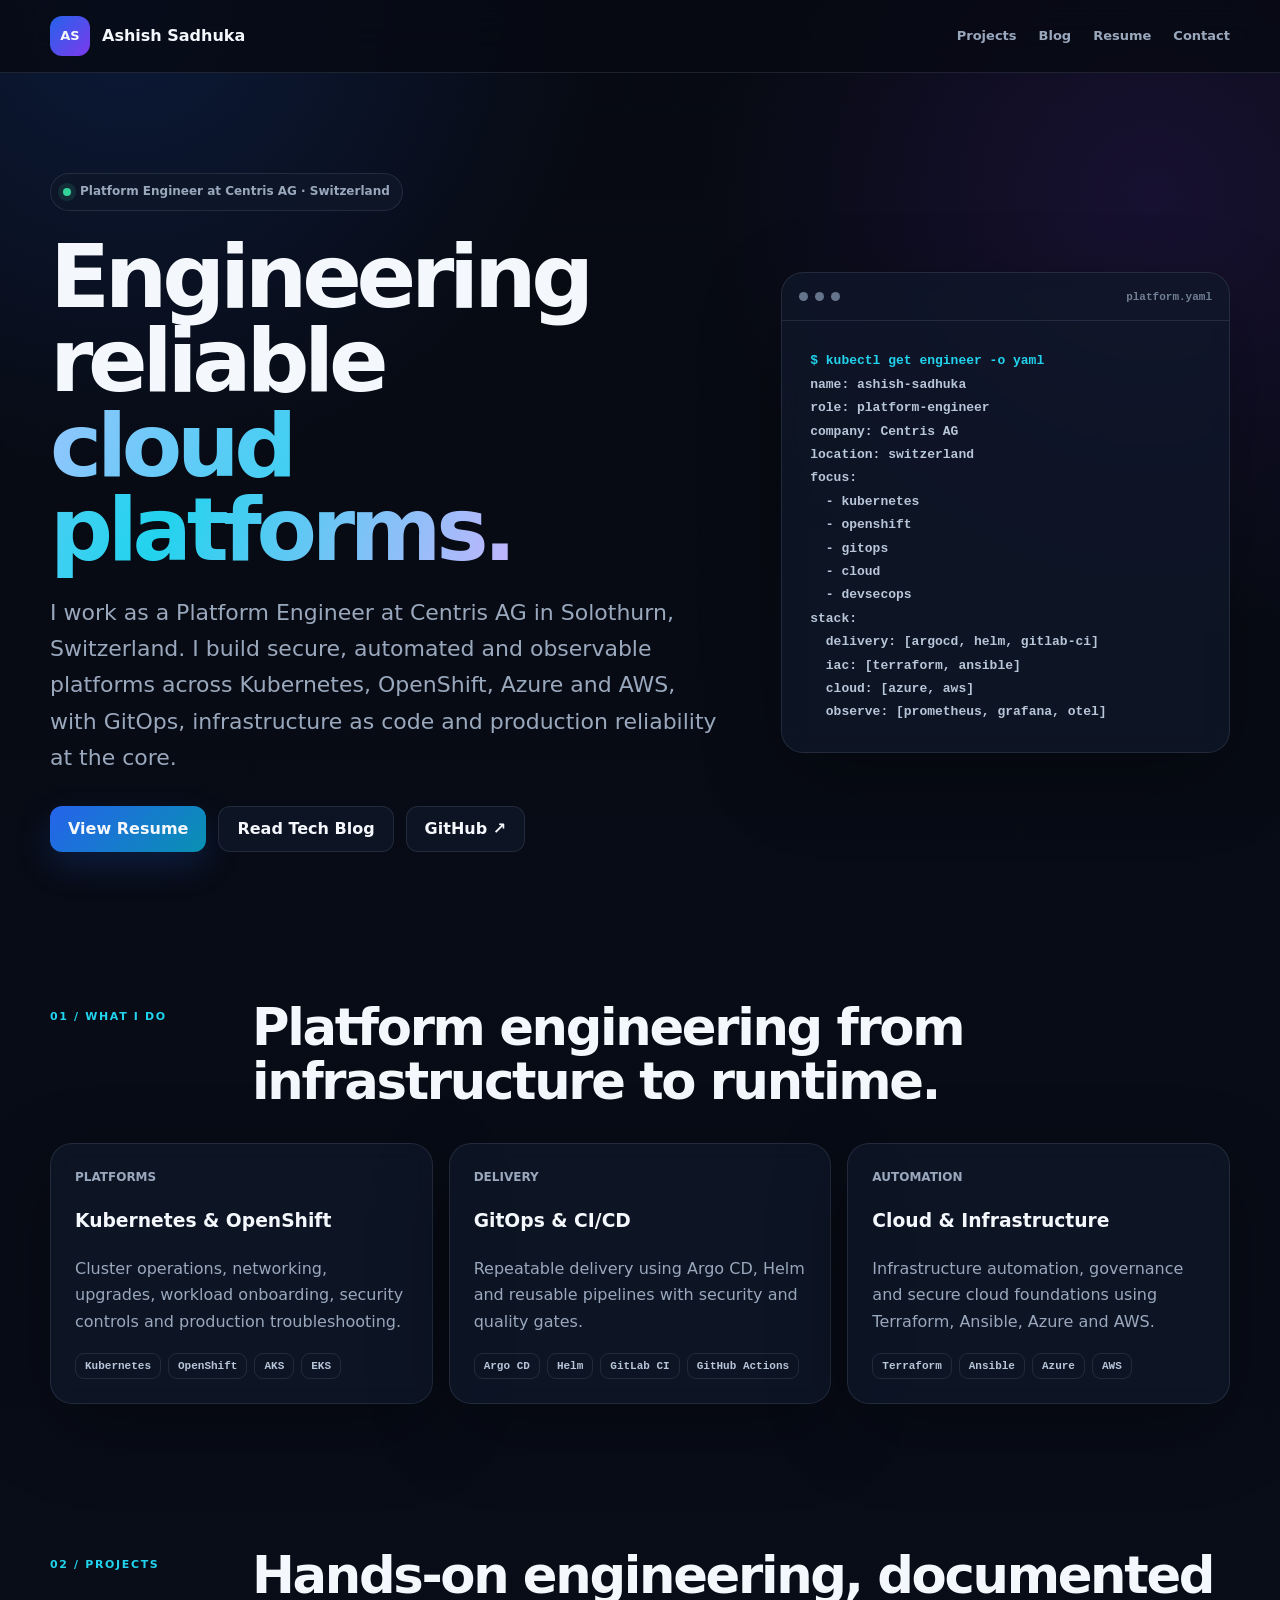
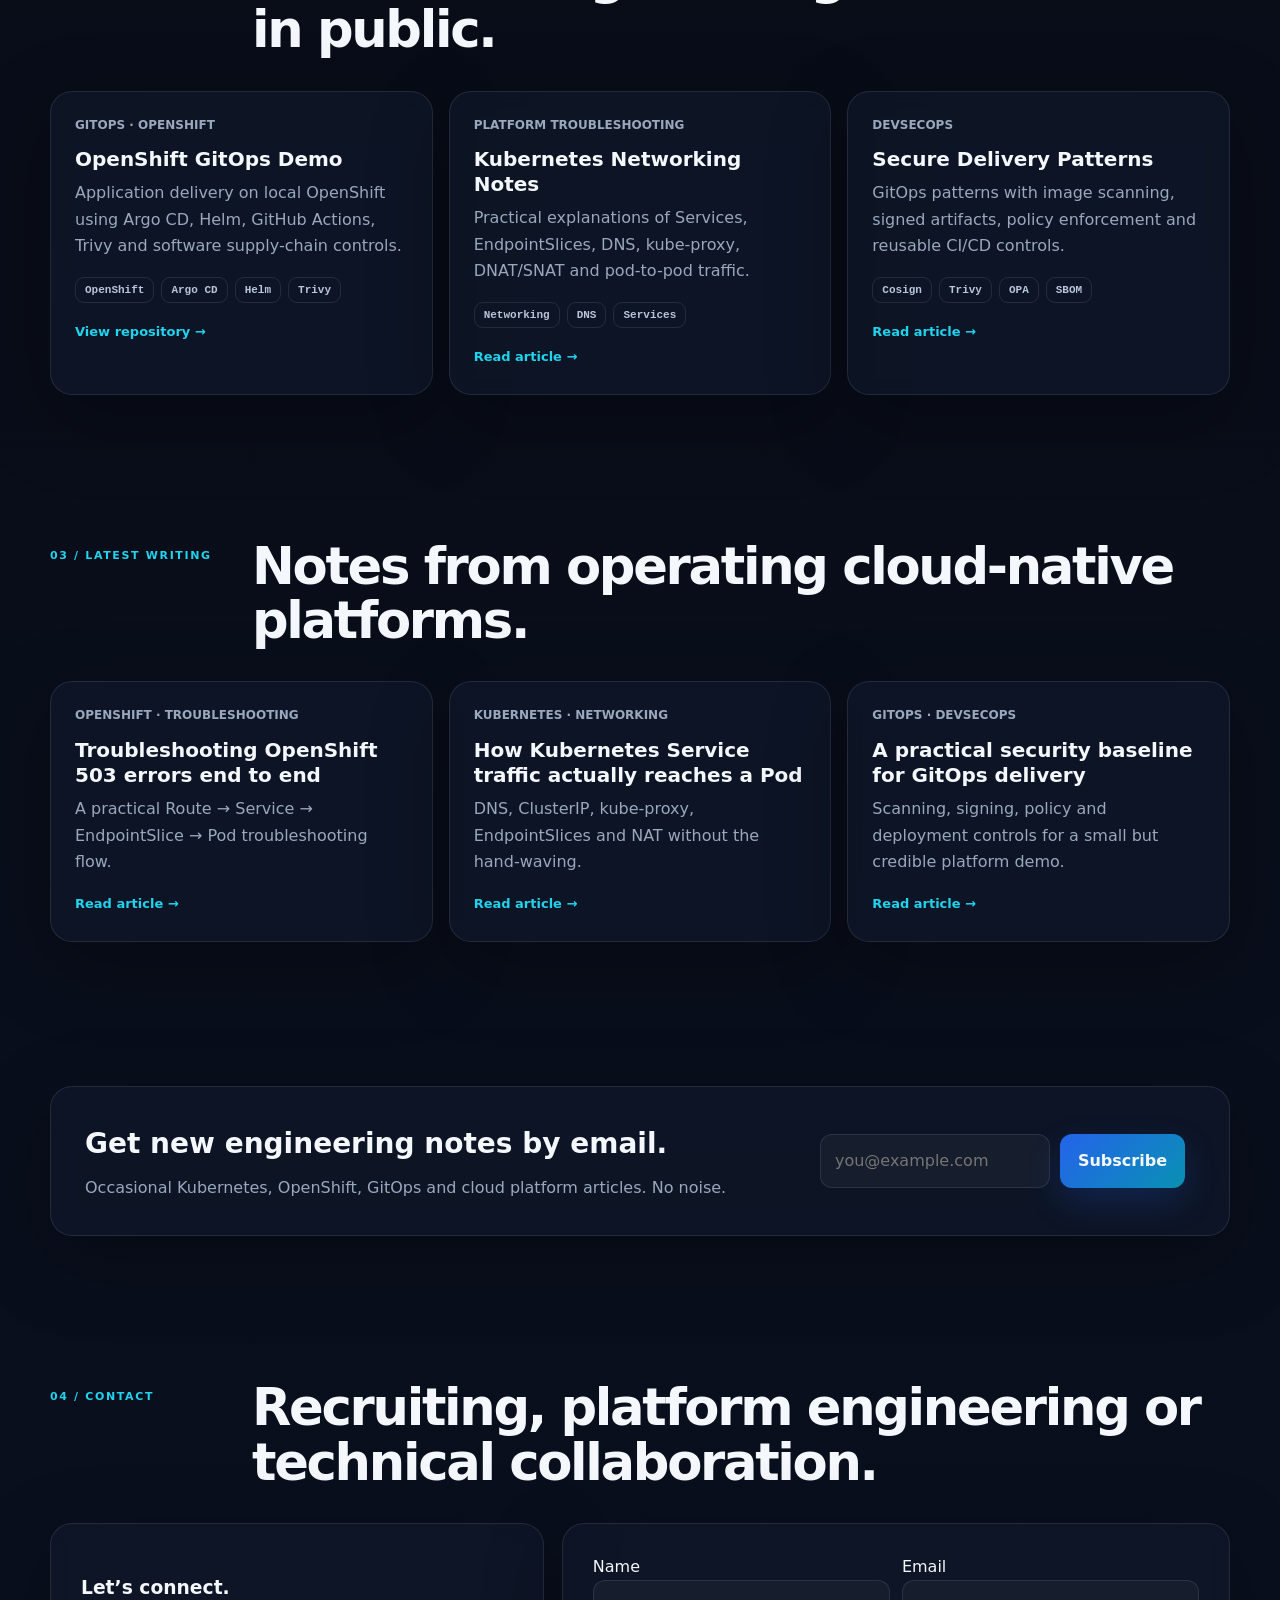
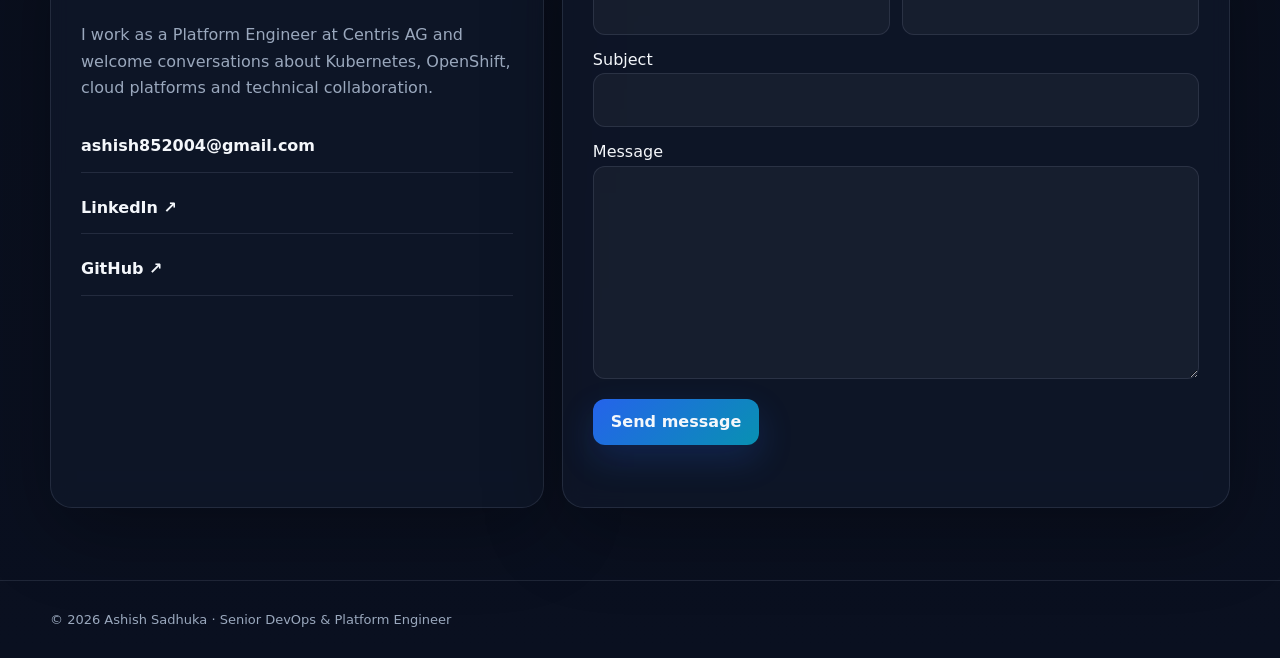
<file: index.html>
<!doctype html><html lang="en"><head><meta charset="utf-8"><meta name="viewport" content="width=device-width,initial-scale=1"><meta name="description" content="Ashish Sadhuka, Platform Engineer at Centris AG in Switzerland. Kubernetes, OpenShift, GitOps, cloud, DevSecOps and platform engineering."><meta name="theme-color" content="#070a12"><title>Ashish Sadhuka | DevOps, Cloud & Platform Engineering</title><link rel="stylesheet" href="/styles.css"></head><body><div class="nav-shell"><div class="wrap"><nav><a class="brand" href="/"><span class="brand-mark">AS</span><span>Ashish Sadhuka</span></a><div class="nav-links"><a class="hide-mobile" href="#projects">Projects</a><a href="/blog/">Blog</a><a href="/resume.html">Resume</a><a class="hide-mobile" href="#contact">Contact</a></div></nav></div></div><main><div class="wrap"><section class="hero"><div><div class="eyebrow"><span class="dot"></span> Platform Engineer at Centris AG · Switzerland</div><h1>Engineering reliable<br><span class="gradient">cloud platforms.</span></h1><p class="lead">I work as a Platform Engineer at Centris AG in Solothurn, Switzerland. I build secure, automated and observable platforms across Kubernetes, OpenShift, Azure and AWS, with GitOps, infrastructure as code and production reliability at the core.</p><div class="actions"><a class="btn primary" href="/resume.html">View Resume</a><a class="btn" href="/blog/">Read Tech Blog</a><a class="btn" href="https://github.com/sadhu8524" target="_blank" rel="noopener">GitHub ↗</a></div></div><div class="terminal"><div class="terminal-head"><div class="terminal-dots"><i></i><i></i><i></i></div><span>platform.yaml</span></div><div class="terminal-body"><pre><span class="cmd">$ kubectl get engineer -o yaml</span>
name: ashish-sadhuka
role: platform-engineer
company: Centris AG
location: switzerland
focus:
  - kubernetes
  - openshift
  - gitops
  - cloud
  - devsecops
stack:
  delivery: [argocd, helm, gitlab-ci]
  iac: [terraform, ansible]
  cloud: [azure, aws]
  observe: [prometheus, grafana, otel]</pre></div></div></section></div><section class="section"><div class="wrap"><div class="section-head"><div class="kicker">01 / What I do</div><h2>Platform engineering from infrastructure to runtime.</h2></div><div class="grid-3"><article class="card service"><div class="meta">PLATFORMS</div><h3>Kubernetes & OpenShift</h3><p>Cluster operations, networking, upgrades, workload onboarding, security controls and production troubleshooting.</p><div class="tags"><span class="tag">Kubernetes</span><span class="tag">OpenShift</span><span class="tag">AKS</span><span class="tag">EKS</span></div></article><article class="card service"><div class="meta">DELIVERY</div><h3>GitOps & CI/CD</h3><p>Repeatable delivery using Argo CD, Helm and reusable pipelines with security and quality gates.</p><div class="tags"><span class="tag">Argo CD</span><span class="tag">Helm</span><span class="tag">GitLab CI</span><span class="tag">GitHub Actions</span></div></article><article class="card service"><div class="meta">AUTOMATION</div><h3>Cloud & Infrastructure</h3><p>Infrastructure automation, governance and secure cloud foundations using Terraform, Ansible, Azure and AWS.</p><div class="tags"><span class="tag">Terraform</span><span class="tag">Ansible</span><span class="tag">Azure</span><span class="tag">AWS</span></div></article></div></div></section><section class="section" id="projects"><div class="wrap"><div class="section-head"><div class="kicker">02 / Projects</div><h2>Hands-on engineering, documented in public.</h2></div><div class="grid-3"><article class="card project"><div class="meta">GITOPS · OPENSHIFT</div><h3>OpenShift GitOps Demo</h3><p>Application delivery on local OpenShift using Argo CD, Helm, GitHub Actions, Trivy and software supply-chain controls.</p><div class="tags"><span class="tag">OpenShift</span><span class="tag">Argo CD</span><span class="tag">Helm</span><span class="tag">Trivy</span></div><a class="arrow" href="https://github.com/sadhu8524/minishift-gitops-demo" target="_blank" rel="noopener">View repository →</a></article><article class="card project"><div class="meta">PLATFORM TROUBLESHOOTING</div><h3>Kubernetes Networking Notes</h3><p>Practical explanations of Services, EndpointSlices, DNS, kube-proxy, DNAT/SNAT and pod-to-pod traffic.</p><div class="tags"><span class="tag">Networking</span><span class="tag">DNS</span><span class="tag">Services</span></div><a class="arrow" href="/blog/kubernetes-service-traffic.html">Read article →</a></article><article class="card project"><div class="meta">DEVSECOPS</div><h3>Secure Delivery Patterns</h3><p>GitOps patterns with image scanning, signed artifacts, policy enforcement and reusable CI/CD controls.</p><div class="tags"><span class="tag">Cosign</span><span class="tag">Trivy</span><span class="tag">OPA</span><span class="tag">SBOM</span></div><a class="arrow" href="/blog/gitops-security-baseline.html">Read article →</a></article></div></div></section><section class="section"><div class="wrap"><div class="section-head"><div class="kicker">03 / Latest writing</div><h2>Notes from operating cloud-native platforms.</h2></div><div class="grid-3"><a class="card post-card" href="/blog/openshift-503-troubleshooting.html"><div class="meta">OPENSHIFT · TROUBLESHOOTING</div><h3>Troubleshooting OpenShift 503 errors end to end</h3><p>A practical Route → Service → EndpointSlice → Pod troubleshooting flow.</p><span class="arrow">Read article →</span></a><a class="card post-card" href="/blog/kubernetes-service-traffic.html"><div class="meta">KUBERNETES · NETWORKING</div><h3>How Kubernetes Service traffic actually reaches a Pod</h3><p>DNS, ClusterIP, kube-proxy, EndpointSlices and NAT without the hand-waving.</p><span class="arrow">Read article →</span></a><a class="card post-card" href="/blog/gitops-security-baseline.html"><div class="meta">GITOPS · DEVSECOPS</div><h3>A practical security baseline for GitOps delivery</h3><p>Scanning, signing, policy and deployment controls for a small but credible platform demo.</p><span class="arrow">Read article →</span></a></div></div></section><section class="section"><div class="wrap"><div class="card subscribe"><div><h3>Get new engineering notes by email.</h3><p>Occasional Kubernetes, OpenShift, GitOps and cloud platform articles. No noise.</p></div><form class="inline-form" data-subscribe-form><input class="input" type="email" name="email" placeholder="you@example.com" required><input class="hidden" name="company" tabindex="-1" autocomplete="off"><button class="btn primary" type="submit">Subscribe</button><div class="status" aria-live="polite"></div></form></div></div></section><section class="section" id="contact"><div class="wrap"><div class="section-head"><div class="kicker">04 / Contact</div><h2>Recruiting, platform engineering or technical collaboration.</h2></div><div class="contact-layout"><div class="card contact-copy"><h3>Let’s connect.</h3><p>I work as a Platform Engineer at Centris AG and welcome conversations about Kubernetes, OpenShift, cloud platforms and technical collaboration.</p><div class="contact-links"><a href="mailto:ashish852004@gmail.com">ashish852004@gmail.com</a><a href="https://linkedin.com/in/ashishsadhuka/" target="_blank" rel="noopener">LinkedIn ↗</a><a href="https://github.com/sadhu8524" target="_blank" rel="noopener">GitHub ↗</a></div></div><form class="card contact-form" data-contact-form><div class="form-grid"><div><label>Name</label><input class="input" name="name" required maxlength="100"></div><div><label>Email</label><input class="input" type="email" name="email" required maxlength="200"></div><div class="full"><label>Subject</label><input class="input" name="subject" required maxlength="160"></div><div class="full"><label>Message</label><textarea name="message" rows="7" required maxlength="5000"></textarea></div><input class="hidden" name="company" tabindex="-1" autocomplete="off"><div class="full"><button class="btn primary" type="submit">Send message</button><div class="status" aria-live="polite"></div></div></div></form></div></div></section></main><footer><div class="wrap">© <span data-year></span> Ashish Sadhuka · Senior DevOps & Platform Engineer</div></footer><script src="/site.js" defer></script></body></html>
</file>
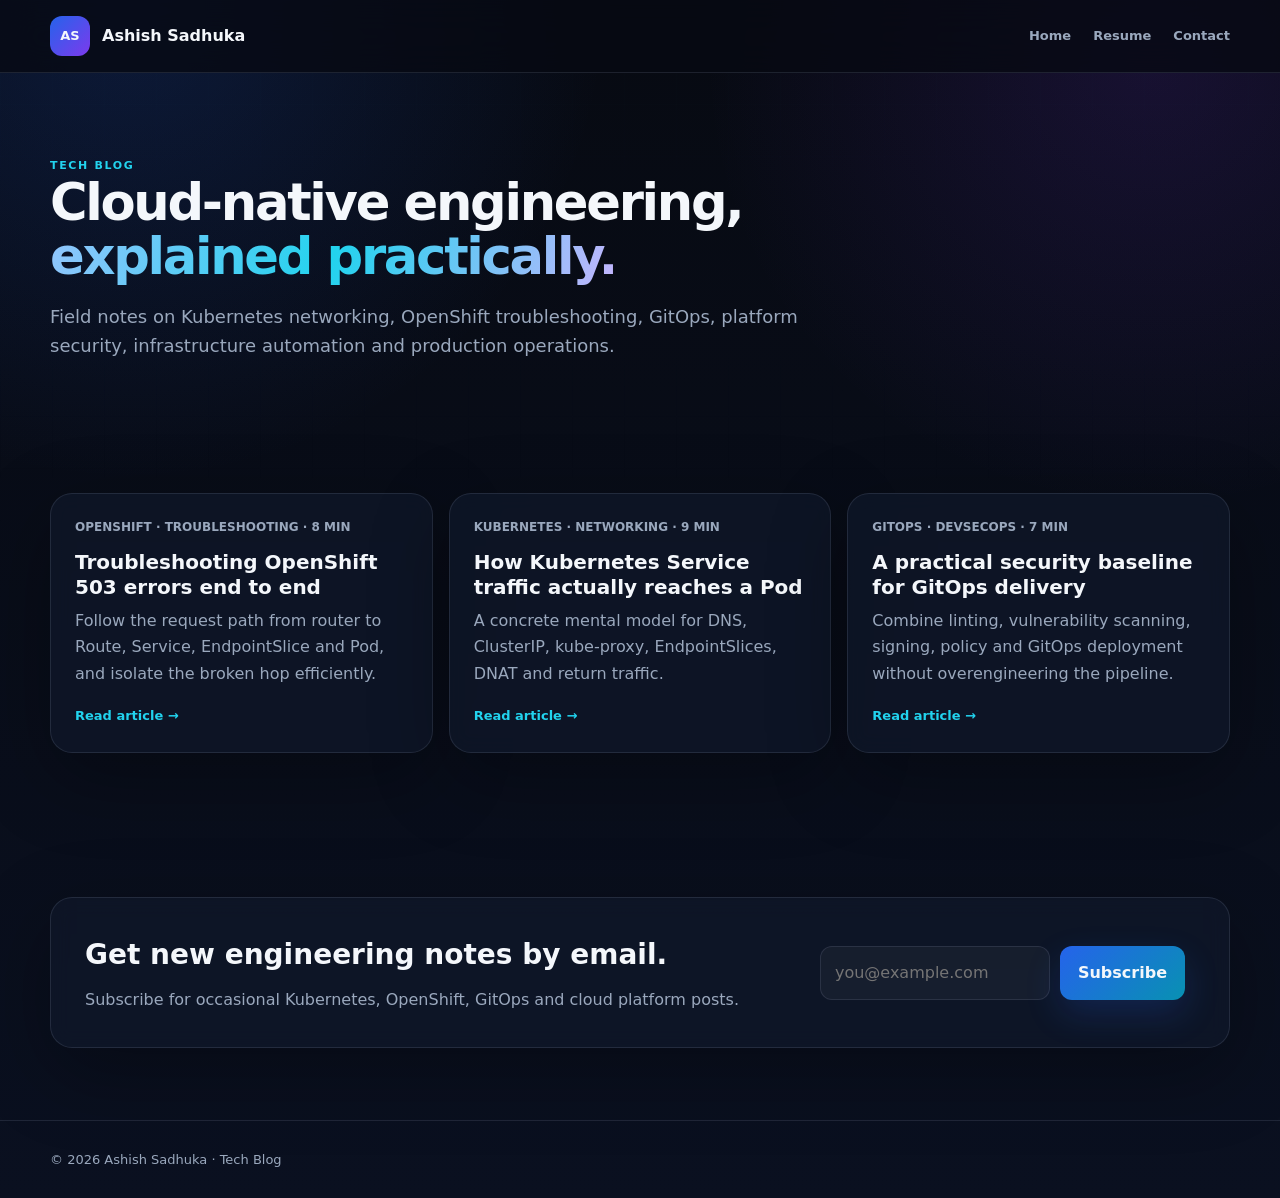
<file: blog/index.html>
<!doctype html><html lang="en"><head><meta charset="utf-8"><meta name="viewport" content="width=device-width,initial-scale=1"><meta name="description" content="Technical notes by Ashish Sadhuka on Kubernetes, OpenShift, GitOps, cloud platforms and DevSecOps."><title>Tech Blog | Ashish Sadhuka</title><link rel="stylesheet" href="/styles.css"></head><body><div class="nav-shell"><div class="wrap"><nav><a class="brand" href="/"><span class="brand-mark">AS</span><span>Ashish Sadhuka</span></a><div class="nav-links"><a href="/">Home</a><a href="/resume.html">Resume</a><a class="hide-mobile" href="/#contact">Contact</a></div></nav></div></div><main><section class="page-hero"><div class="wrap"><div class="kicker">TECH BLOG</div><h1 class="page-title">Cloud-native engineering,<br><span class="gradient">explained practically.</span></h1><p>Field notes on Kubernetes networking, OpenShift troubleshooting, GitOps, platform security, infrastructure automation and production operations.</p></div></section><section class="section"><div class="wrap"><div class="grid-3"><a class="card post-card" href="/blog/openshift-503-troubleshooting.html"><div class="meta">OPENSHIFT · TROUBLESHOOTING · 8 MIN</div><h3>Troubleshooting OpenShift 503 errors end to end</h3><p>Follow the request path from router to Route, Service, EndpointSlice and Pod, and isolate the broken hop efficiently.</p><span class="arrow">Read article →</span></a><a class="card post-card" href="/blog/kubernetes-service-traffic.html"><div class="meta">KUBERNETES · NETWORKING · 9 MIN</div><h3>How Kubernetes Service traffic actually reaches a Pod</h3><p>A concrete mental model for DNS, ClusterIP, kube-proxy, EndpointSlices, DNAT and return traffic.</p><span class="arrow">Read article →</span></a><a class="card post-card" href="/blog/gitops-security-baseline.html"><div class="meta">GITOPS · DEVSECOPS · 7 MIN</div><h3>A practical security baseline for GitOps delivery</h3><p>Combine linting, vulnerability scanning, signing, policy and GitOps deployment without overengineering the pipeline.</p><span class="arrow">Read article →</span></a></div></div></section><section class="section"><div class="wrap"><div class="card subscribe"><div><h3>Get new engineering notes by email.</h3><p>Subscribe for occasional Kubernetes, OpenShift, GitOps and cloud platform posts.</p></div><form class="inline-form" data-subscribe-form><input class="input" type="email" name="email" placeholder="you@example.com" required><input class="hidden" name="company" tabindex="-1" autocomplete="off"><button class="btn primary" type="submit">Subscribe</button><div class="status" aria-live="polite"></div></form></div></div></section></main><footer><div class="wrap">© <span data-year></span> Ashish Sadhuka · Tech Blog</div></footer><script src="/site.js" defer></script></body></html>
</file>
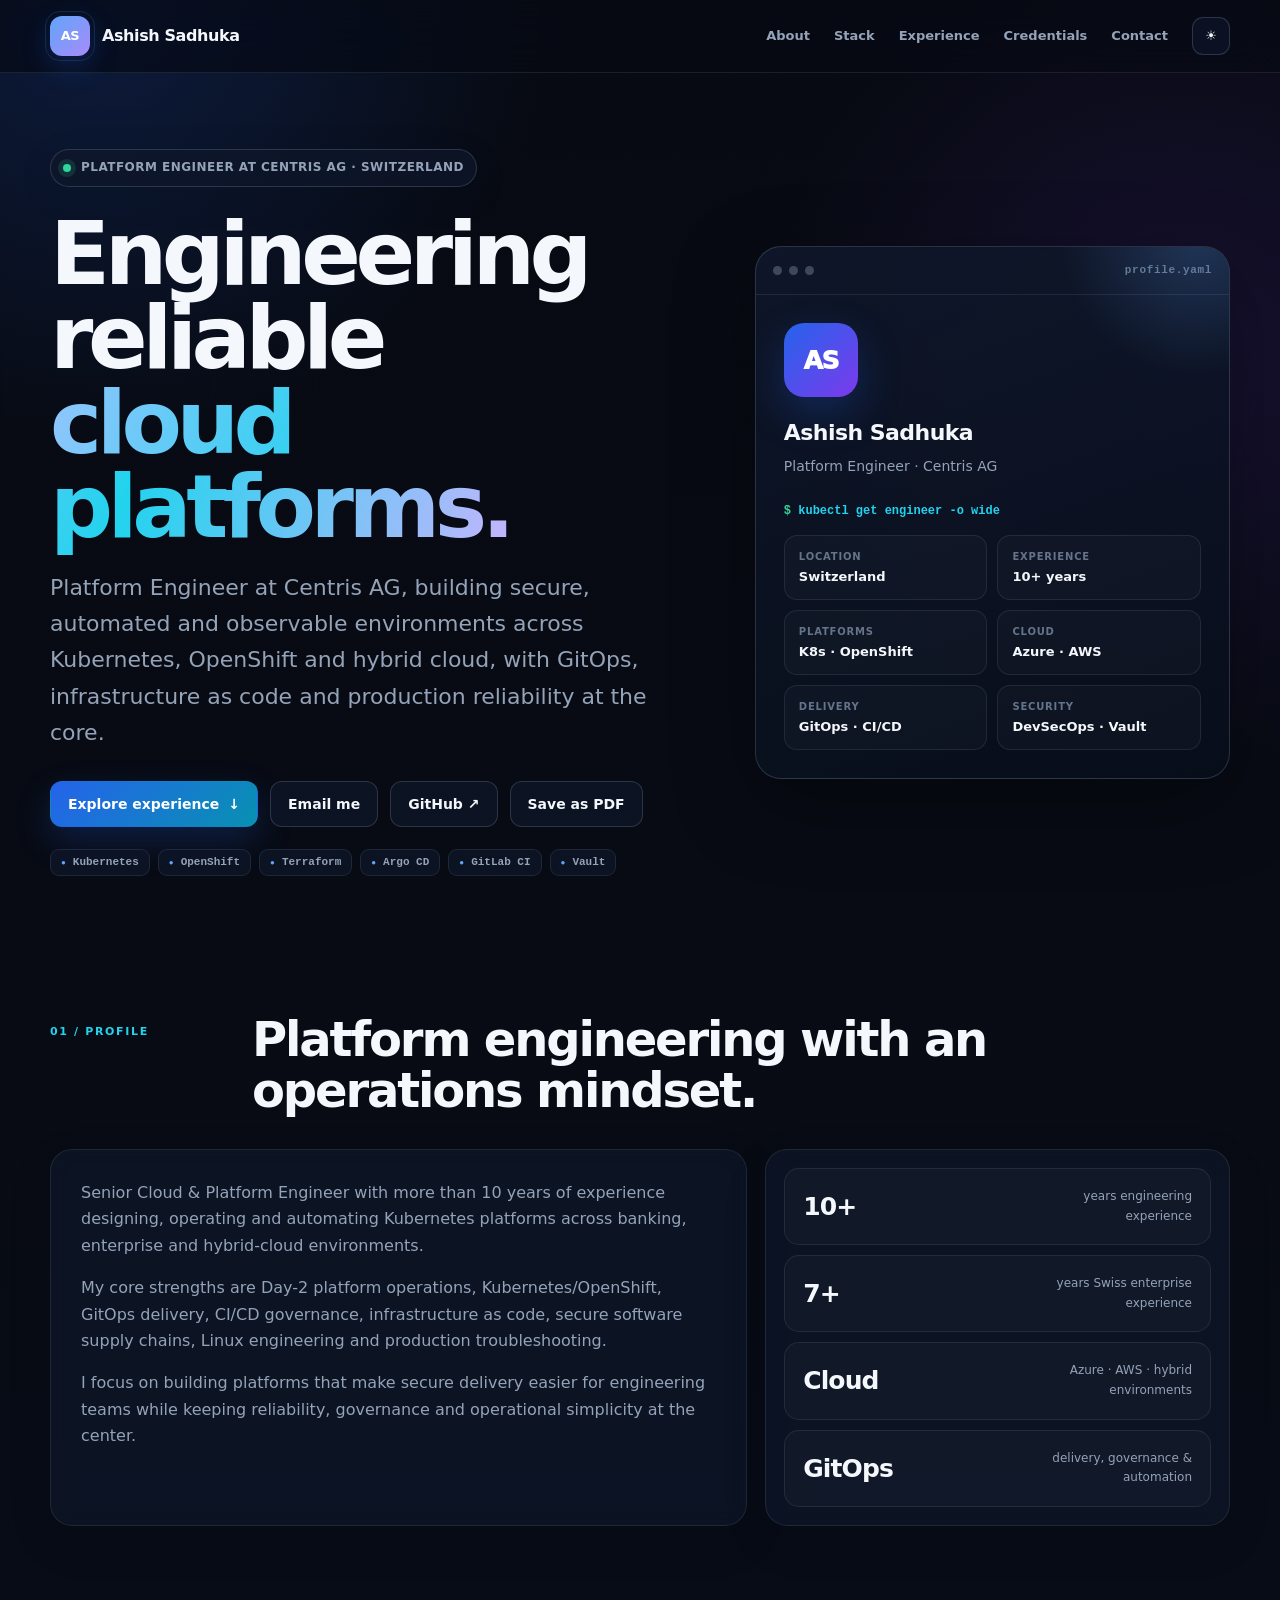
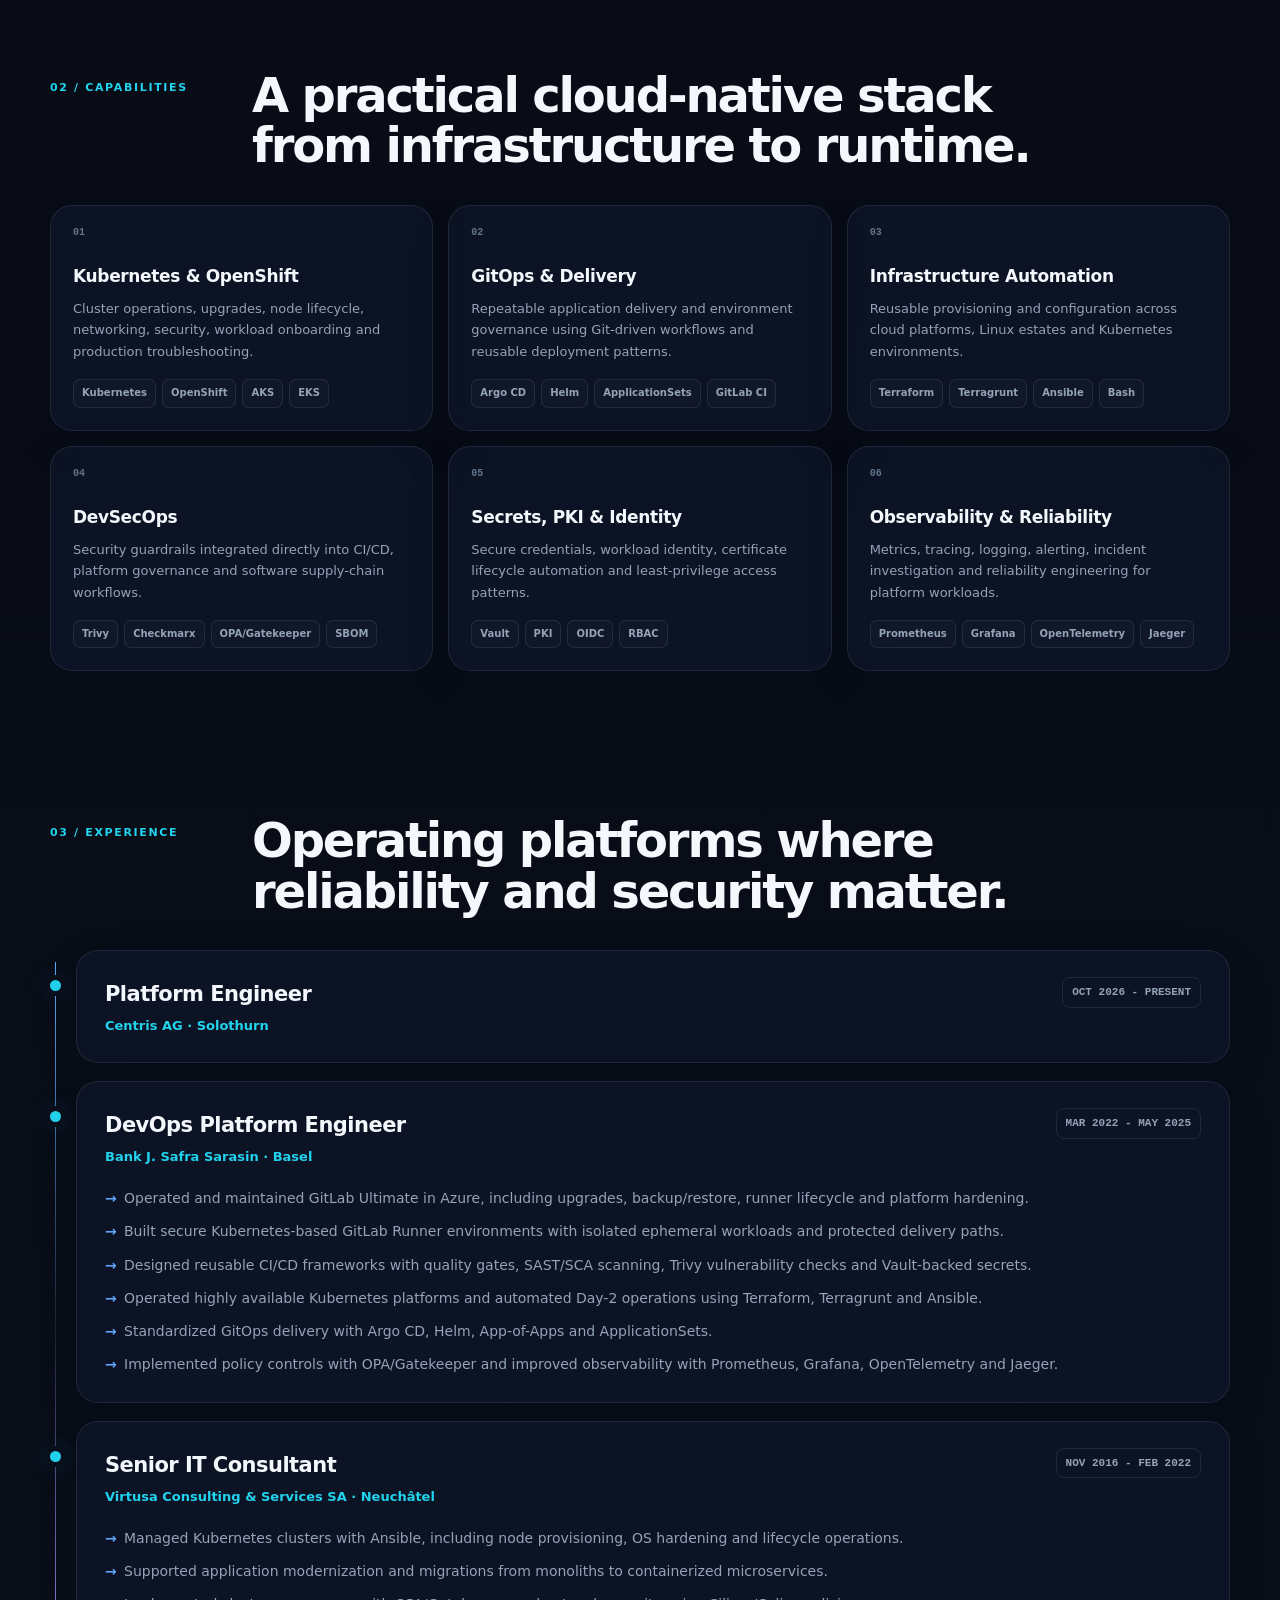
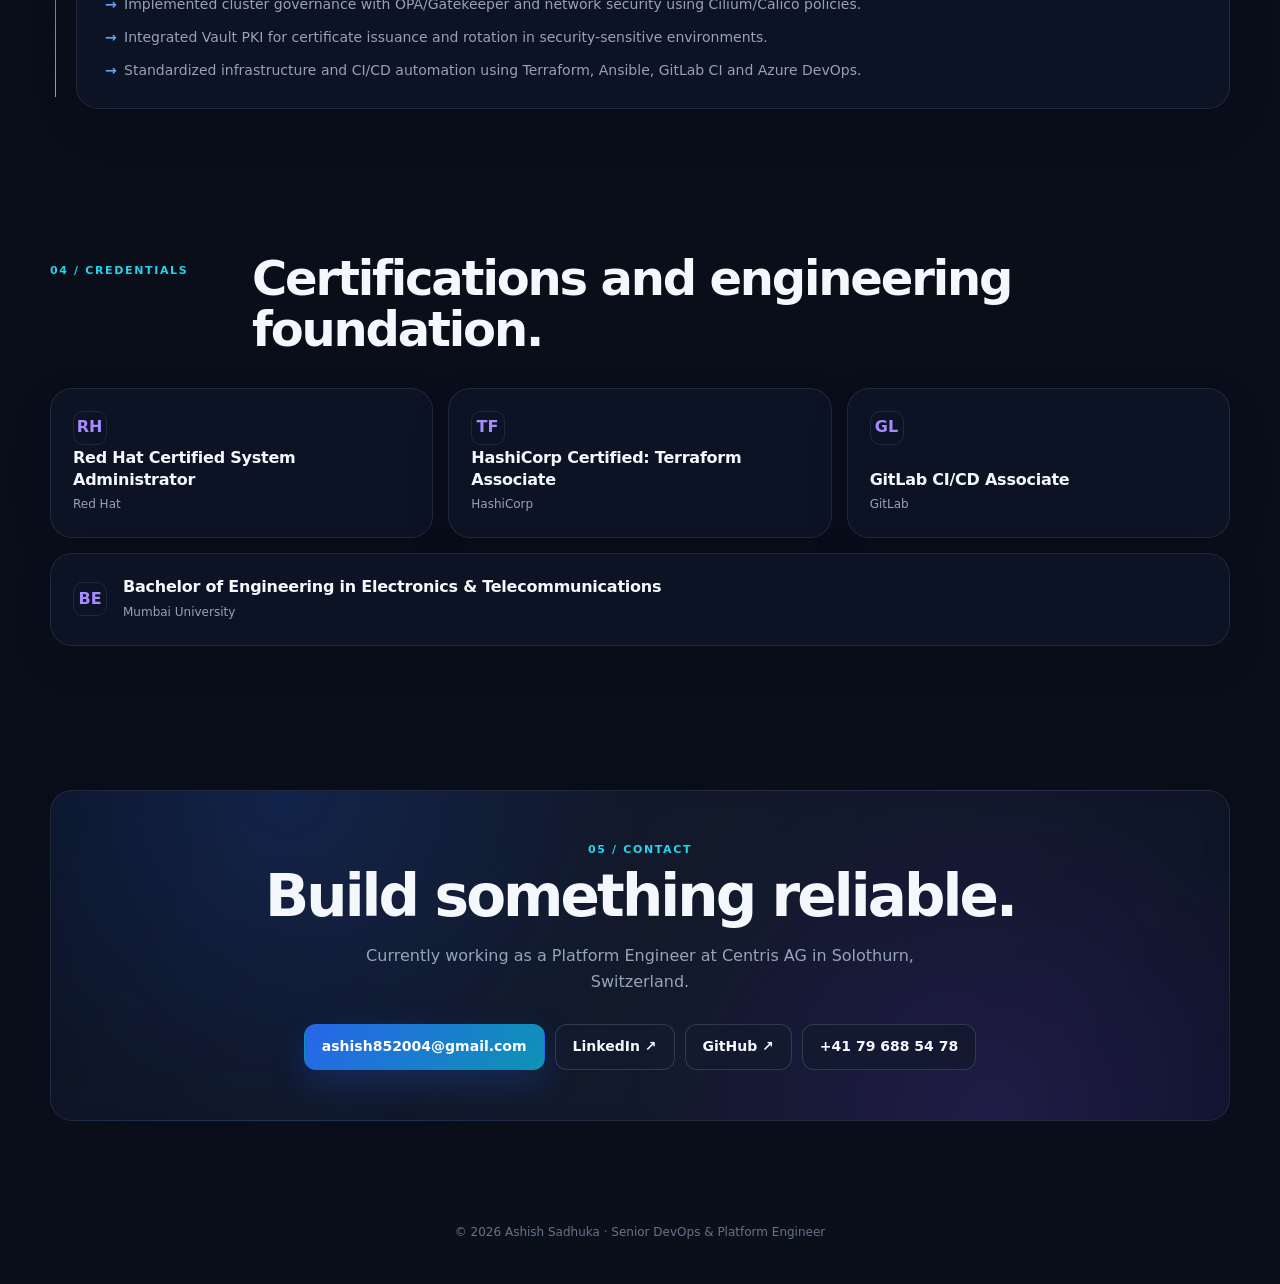
<file: resume.html>
<!DOCTYPE html>
<html lang="en">
<head>
  <meta charset="UTF-8" />
  <meta name="viewport" content="width=device-width, initial-scale=1.0" />
  <meta name="description" content="Ashish Sadhuka, Senior DevOps & Platform Engineer specializing in Kubernetes, OpenShift, GitOps, DevSecOps, Terraform and cloud platforms." />
  <meta name="theme-color" content="#070a12" />
  <meta property="og:title" content="Ashish Sadhuka | Senior DevOps & Platform Engineer" />
  <meta property="og:description" content="Kubernetes, OpenShift, GitOps, DevSecOps, Terraform and cloud platform engineering." />
  <title>Ashish Sadhuka | Senior DevOps & Platform Engineer</title>
  <style>
    :root {
      --bg: #070a12;
      --bg-2: #0a0f1c;
      --surface: rgba(15, 23, 42, 0.72);
      --surface-2: rgba(17, 24, 39, 0.94);
      --surface-hover: rgba(23, 34, 55, 0.92);
      --text: #f4f7fb;
      --muted: #94a3b8;
      --muted-2: #64748b;
      --line: rgba(148, 163, 184, 0.14);
      --line-strong: rgba(148, 163, 184, 0.24);
      --blue: #60a5fa;
      --cyan: #22d3ee;
      --violet: #a78bfa;
      --green: #34d399;
      --shadow: 0 24px 80px rgba(0,0,0,.36);
      --radius: 22px;
      --max: 1180px;
    }

    body.light {
      --bg: #f7f9fc;
      --bg-2: #eef2f7;
      --surface: rgba(255,255,255,.82);
      --surface-2: #ffffff;
      --surface-hover: #ffffff;
      --text: #0f172a;
      --muted: #5f6f84;
      --muted-2: #7c8a9c;
      --line: rgba(15,23,42,.10);
      --line-strong: rgba(15,23,42,.16);
      --blue: #2563eb;
      --cyan: #0891b2;
      --violet: #7c3aed;
      --green: #059669;
      --shadow: 0 24px 70px rgba(15,23,42,.10);
    }

    * { box-sizing: border-box; }
    html { scroll-behavior: smooth; }
    body {
      margin: 0;
      color: var(--text);
      background:
        radial-gradient(circle at 8% 0%, rgba(37,99,235,.20), transparent 28rem),
        radial-gradient(circle at 92% 8%, rgba(124,58,237,.14), transparent 26rem),
        linear-gradient(180deg, var(--bg), var(--bg-2));
      font-family: Inter, ui-sans-serif, system-ui, -apple-system, BlinkMacSystemFont, "Segoe UI", sans-serif;
      line-height: 1.65;
      min-height: 100vh;
      overflow-x: hidden;
      transition: color .2s ease, background .2s ease;
    }

    body::before {
      content: "";
      position: fixed;
      inset: 0;
      pointer-events: none;
      z-index: -1;
      background-image:
        linear-gradient(var(--line) 1px, transparent 1px),
        linear-gradient(90deg, var(--line) 1px, transparent 1px);
      background-size: 52px 52px;
      mask-image: linear-gradient(to bottom, rgba(0,0,0,.38), transparent 64%);
      opacity: .28;
    }

    *::selection { background: rgba(96,165,250,.28); }
    a { color: inherit; text-decoration: none; }
    button { font: inherit; }
    .wrap { width: min(calc(100% - 40px), var(--max)); margin: 0 auto; }

    .nav-shell {
      position: sticky;
      top: 0;
      z-index: 100;
      border-bottom: 1px solid var(--line);
      background: color-mix(in srgb, var(--bg) 72%, transparent);
      backdrop-filter: blur(18px) saturate(150%);
    }

    nav {
      min-height: 72px;
      display: flex;
      align-items: center;
      justify-content: space-between;
      gap: 22px;
    }

    .brand { display:flex; align-items:center; gap:12px; font-weight:850; letter-spacing:-.025em; }
    .brand-mark {
      width: 40px;
      height: 40px;
      border-radius: 12px;
      display: grid;
      place-items: center;
      color: white;
      font-size: 13px;
      font-weight: 900;
      background: linear-gradient(135deg, var(--blue), var(--violet));
      box-shadow: 0 10px 28px rgba(37,99,235,.25);
      position: relative;
    }
    .brand-mark::after {
      content: "";
      position:absolute;
      inset:-5px;
      border:1px solid rgba(96,165,250,.16);
      border-radius:15px;
    }

    .nav-links { display:flex; align-items:center; gap:24px; color:var(--muted); font-size:13px; font-weight:700; }
    .nav-links a { transition: color .18s ease; }
    .nav-links a:hover { color: var(--text); }
    .icon-btn {
      width: 38px;
      height: 38px;
      border-radius: 11px;
      border: 1px solid var(--line-strong);
      background: var(--surface);
      color: var(--text);
      cursor:pointer;
      transition: .18s ease;
    }
    .icon-btn:hover { transform: translateY(-1px); border-color: rgba(96,165,250,.45); }

    .hero {
      min-height: calc(100vh - 72px);
      padding: 76px 0 66px;
      display:grid;
      grid-template-columns: minmax(0, 1.15fr) minmax(330px, .85fr);
      gap: 62px;
      align-items:center;
    }

    .eyebrow {
      display:inline-flex;
      align-items:center;
      gap:10px;
      padding:8px 12px;
      border-radius:999px;
      border:1px solid var(--line-strong);
      background:var(--surface);
      color:var(--muted);
      font-size:12px;
      font-weight:800;
      letter-spacing:.04em;
      text-transform:uppercase;
      box-shadow: 0 10px 40px rgba(0,0,0,.08);
    }
    .dot {
      width:8px;
      height:8px;
      border-radius:999px;
      background:var(--green);
      box-shadow:0 0 0 5px color-mix(in srgb,var(--green) 14%,transparent);
    }

    h1 {
      margin: 25px 0 20px;
      font-size: clamp(48px, 7vw, 88px);
      line-height: .96;
      letter-spacing: -.062em;
      max-width: 850px;
    }
    .gradient-text {
      background: linear-gradient(110deg, #93c5fd 0%, var(--cyan) 45%, #c4b5fd 100%);
      -webkit-background-clip:text;
      background-clip:text;
      color:transparent;
    }
    body.light .gradient-text { background:linear-gradient(110deg,#2563eb,#0891b2,#7c3aed); -webkit-background-clip:text; background-clip:text; color:transparent; }

    .hero-sub {
      margin: 0;
      max-width: 770px;
      color: var(--muted);
      font-size: clamp(18px, 2vw, 22px);
      line-height:1.65;
    }

    .actions { display:flex; flex-wrap:wrap; gap:12px; margin-top:30px; }
    .btn {
      display:inline-flex;
      align-items:center;
      justify-content:center;
      gap:9px;
      min-height:46px;
      padding:0 17px;
      border:1px solid var(--line-strong);
      border-radius:12px;
      background:var(--surface);
      color:var(--text);
      font-weight:800;
      font-size:14px;
      cursor:pointer;
      transition: transform .18s ease, border-color .18s ease, background .18s ease;
    }
    .btn:hover { transform:translateY(-2px); border-color:rgba(96,165,250,.5); background:var(--surface-hover); }
    .btn.primary {
      border-color:transparent;
      color:#fff;
      background:linear-gradient(135deg,#2563eb,#0891b2);
      box-shadow:0 14px 35px rgba(37,99,235,.22);
    }

    .hero-side { position:relative; }
    .terminal {
      position:relative;
      overflow:hidden;
      border:1px solid var(--line-strong);
      border-radius:26px;
      background:linear-gradient(160deg, rgba(15,23,42,.94), rgba(8,14,27,.88));
      box-shadow:var(--shadow);
    }
    body.light .terminal { background:linear-gradient(160deg,#fff,#f8fafc); }
    .terminal::before {
      content:"";
      position:absolute;
      width:280px;
      height:280px;
      border-radius:50%;
      top:-150px;
      right:-110px;
      background:radial-gradient(circle,rgba(96,165,250,.23),transparent 70%);
    }
    .terminal-bar {
      min-height:48px;
      padding:0 17px;
      display:flex;
      align-items:center;
      justify-content:space-between;
      border-bottom:1px solid var(--line);
      color:var(--muted-2);
      font: 700 11px/1 ui-monospace,SFMono-Regular,Menlo,Consolas,monospace;
      letter-spacing:.06em;
    }
    .terminal-dots { display:flex; gap:7px; }
    .terminal-dots i { width:9px; height:9px; border-radius:50%; display:block; background:var(--muted-2); opacity:.55; }
    .terminal-body { padding:28px; position:relative; z-index:1; }
    .avatar {
      width:74px;
      height:74px;
      border-radius:20px;
      display:grid;
      place-items:center;
      color:#fff;
      font-size:25px;
      font-weight:950;
      letter-spacing:-.05em;
      background:linear-gradient(135deg,#2563eb,#7c3aed);
      box-shadow:0 16px 42px rgba(37,99,235,.26);
      margin-bottom:18px;
    }
    .mini-title { font-size:22px; font-weight:900; letter-spacing:-.025em; }
    .mini-role { margin-top:3px; color:var(--muted); font-size:14px; }
    .command { margin:24px 0 4px; color:var(--cyan); font:700 12px/1.6 ui-monospace,SFMono-Regular,Menlo,Consolas,monospace; }
    .command::before { content:"$ "; color:var(--green); }
    .profile-grid { display:grid; grid-template-columns:1fr 1fr; gap:10px; margin-top:14px; }
    .profile-cell {
      padding:13px 14px;
      border:1px solid var(--line);
      border-radius:13px;
      background:rgba(255,255,255,.025);
    }
    body.light .profile-cell { background:rgba(15,23,42,.025); }
    .profile-cell small { display:block; color:var(--muted-2); font-size:10px; font-weight:850; text-transform:uppercase; letter-spacing:.08em; margin-bottom:3px; }
    .profile-cell strong { display:block; font-size:13px; line-height:1.35; }

    .tech-strip {
      margin-top: 22px;
      display:flex;
      flex-wrap:wrap;
      gap:8px;
    }
    .tech-pill {
      display:inline-flex;
      align-items:center;
      gap:7px;
      padding:7px 10px;
      border-radius:9px;
      border:1px solid var(--line);
      background:var(--surface);
      color:var(--muted);
      font:700 11px/1 ui-monospace,SFMono-Regular,Menlo,Consolas,monospace;
    }
    .tech-pill::before { content:"●"; color:var(--blue); font-size:8px; }

    .section { padding: 72px 0; }
    .section-title { display:grid; grid-template-columns:180px 1fr; gap:22px; align-items:start; margin-bottom:34px; }
    .section-kicker { color:var(--cyan); font-size:11px; font-weight:900; letter-spacing:.15em; text-transform:uppercase; padding-top:9px; }
    .section-title h2 { margin:0; font-size:clamp(30px,4vw,48px); line-height:1.05; letter-spacing:-.045em; max-width:780px; }

    .card {
      border:1px solid var(--line);
      background:var(--surface);
      border-radius:var(--radius);
      box-shadow:0 16px 50px rgba(0,0,0,.08);
      backdrop-filter:blur(10px);
    }

    .about-grid { display:grid; grid-template-columns:1.2fr .8fr; gap:18px; }
    .about-copy { padding:30px; }
    .about-copy p { margin:0 0 16px; color:var(--muted); font-size:16px; }
    .about-copy p:last-child { margin-bottom:0; }
    .metrics { padding:18px; display:grid; grid-template-columns:1fr; gap:10px; }
    .metric {
      padding:17px 18px;
      border:1px solid var(--line);
      border-radius:15px;
      background:rgba(255,255,255,.022);
      display:flex;
      align-items:center;
      justify-content:space-between;
      gap:20px;
    }
    body.light .metric { background:rgba(15,23,42,.018); }
    .metric strong { font-size:25px; letter-spacing:-.035em; }
    .metric span { color:var(--muted); font-size:12px; text-align:right; max-width:150px; }

    .skills { display:grid; grid-template-columns:repeat(3,minmax(0,1fr)); gap:15px; }
    .skill-card {
      padding:22px;
      position:relative;
      overflow:hidden;
      transition:transform .2s ease,border-color .2s ease,background .2s ease;
    }
    .skill-card:hover { transform:translateY(-4px); border-color:rgba(96,165,250,.34); background:var(--surface-hover); }
    .skill-no { color:var(--muted-2); font:800 10px/1 ui-monospace,SFMono-Regular,Menlo,Consolas,monospace; margin-bottom:24px; }
    .skill-card h3 { margin:0 0 8px; font-size:17px; letter-spacing:-.02em; }
    .skill-card p { margin:0; color:var(--muted); font-size:13px; min-height:62px; }
    .tags { display:flex; flex-wrap:wrap; gap:6px; margin-top:17px; }
    .tag { padding:5px 8px; border-radius:7px; border:1px solid var(--line); color:var(--muted); font-size:10px; font-weight:800; background:rgba(255,255,255,.02); }

    .timeline { position:relative; padding-left:26px; }
    .timeline::before { content:""; position:absolute; left:5px; top:12px; bottom:12px; width:1px; background:linear-gradient(var(--blue),var(--line),var(--violet)); }
    .job { position:relative; margin-bottom:18px; }
    .job:last-child { margin-bottom:0; }
    .job::before { content:""; position:absolute; left:-26px; top:30px; width:11px; height:11px; border-radius:50%; background:var(--cyan); box-shadow:0 0 0 5px var(--bg-2),0 0 22px rgba(34,211,238,.38); }
    .job-card { padding:26px 28px; }
    .job-head { display:flex; align-items:flex-start; justify-content:space-between; gap:20px; }
    .job h3 { margin:0; font-size:21px; letter-spacing:-.025em; }
    .company { margin-top:3px; color:var(--cyan); font-weight:800; font-size:13px; }
    .date { color:var(--muted); font:700 11px/1.5 ui-monospace,SFMono-Regular,Menlo,Consolas,monospace; white-space:nowrap; padding:6px 9px; border:1px solid var(--line); border-radius:8px; }
    .job ul { margin:20px 0 0; padding:0; list-style:none; display:grid; gap:10px; }
    .job li { color:var(--muted); font-size:14px; padding-left:19px; position:relative; }
    .job li::before { content:"→"; position:absolute; left:0; color:var(--blue); font-weight:900; }

    .cert-grid { display:grid; grid-template-columns:repeat(3,minmax(0,1fr)); gap:15px; }
    .cert { padding:22px; min-height:150px; display:flex; flex-direction:column; justify-content:space-between; transition:transform .2s ease,border-color .2s ease; }
    .cert:hover { transform:translateY(-3px); border-color:rgba(167,139,250,.36); }
    .cert-icon { width:34px; height:34px; border-radius:10px; display:grid; place-items:center; border:1px solid var(--line); color:var(--violet); font-weight:900; }
    .cert-name { font-weight:850; letter-spacing:-.015em; line-height:1.35; }
    .cert-org { margin-top:5px; color:var(--muted); font-size:12px; }
    .education { grid-column:1/-1; min-height:auto; display:grid; grid-template-columns:auto 1fr; align-items:center; gap:16px; }

    .contact {
      padding:50px;
      position:relative;
      overflow:hidden;
      text-align:center;
      background:
        radial-gradient(circle at 20% 0%,rgba(37,99,235,.18),transparent 35%),
        radial-gradient(circle at 80% 100%,rgba(124,58,237,.16),transparent 36%),
        var(--surface);
    }
    .contact::before { content:""; position:absolute; inset:0; background:linear-gradient(120deg,transparent,rgba(255,255,255,.025),transparent); pointer-events:none; }
    .contact .section-kicker { padding:0; }
    .contact h2 { margin:8px auto 0; font-size:clamp(34px,5vw,58px); line-height:1; letter-spacing:-.05em; }
    .contact p { max-width:650px; margin:18px auto 28px; color:var(--muted); }
    .contact-links { display:flex; justify-content:center; flex-wrap:wrap; gap:10px; }

    footer { padding:30px 0 42px; color:var(--muted-2); font-size:12px; text-align:center; }

    .reveal { opacity:0; transform:translateY(14px); transition:opacity .5s ease,transform .5s ease; }
    .reveal.visible { opacity:1; transform:none; }

    @media (max-width: 960px) {
      .hero { grid-template-columns:1fr; min-height:auto; padding-top:62px; }
      .hero-side { max-width:650px; }
      .skills, .cert-grid { grid-template-columns:1fr 1fr; }
      .section-title { grid-template-columns:1fr; gap:8px; }
      .section-kicker { padding-top:0; }
    }

    @media (max-width: 680px) {
      .wrap { width:min(calc(100% - 24px),var(--max)); }
      .nav-links a { display:none; }
      .nav-links { gap:8px; }
      .hero { padding:46px 0 42px; gap:34px; }
      h1 { font-size:50px; }
      .hero-sub { font-size:17px; }
      .profile-grid, .skills, .cert-grid, .about-grid { grid-template-columns:1fr; }
      .profile-cell { padding:12px; }
      .section { padding:52px 0; }
      .section-title h2 { font-size:34px; }
      .job-head { flex-direction:column; gap:10px; }
      .date { white-space:normal; }
      .job-card { padding:22px; }
      .education { grid-column:auto; grid-template-columns:auto 1fr; }
      .contact { padding:34px 20px; }
      .actions .btn { width:100%; }
    }

    @media print {
      .nav-shell,.actions,.contact .btn,footer,.tech-strip { display:none!important; }
      body { background:#fff; color:#111827; }
      body::before { display:none; }
      .hero { min-height:auto; padding:20px 0; }
      .card,.terminal { box-shadow:none; background:#fff; border-color:#d1d5db; break-inside:avoid; }
      .reveal { opacity:1!important; transform:none!important; }
      .section { padding:24px 0; }
    }
  </style>
</head>
<body>
  <div class="nav-shell">
    <div class="wrap">
      <nav aria-label="Primary navigation">
        <a class="brand" href="#top"><span class="brand-mark">AS</span><span>Ashish Sadhuka</span></a>
        <div class="nav-links">
          <a href="#about">About</a>
          <a href="#skills">Stack</a>
          <a href="#experience">Experience</a>
          <a href="#certifications">Credentials</a>
          <a href="#contact">Contact</a>
          <button class="icon-btn" id="themeToggle" aria-label="Toggle light and dark mode">☀︎</button>
        </div>
      </nav>
    </div>
  </div>

  <main id="top">
    <div class="wrap">
      <section class="hero">
        <div>
          <div class="eyebrow"><span class="dot"></span> Platform Engineer at Centris AG · Switzerland</div>
          <h1>Engineering reliable<br><span class="gradient-text">cloud platforms.</span></h1>
          <p class="hero-sub">Platform Engineer at Centris AG, building secure, automated and observable environments across Kubernetes, OpenShift and hybrid cloud, with GitOps, infrastructure as code and production reliability at the core.</p>
          <div class="actions">
            <a class="btn primary" href="#experience">Explore experience <span>↓</span></a>
            <a class="btn" href="mailto:ashish852004@gmail.com">Email me</a>
            <a class="btn" href="https://github.com/sadhu8524/online-resume" target="_blank" rel="noopener">GitHub ↗</a>
            <button class="btn" onclick="window.print()">Save as PDF</button>
          </div>
          <div class="tech-strip" aria-label="Selected technologies">
            <span class="tech-pill">Kubernetes</span><span class="tech-pill">OpenShift</span><span class="tech-pill">Terraform</span><span class="tech-pill">Argo CD</span><span class="tech-pill">GitLab CI</span><span class="tech-pill">Vault</span>
          </div>
        </div>

        <div class="hero-side reveal">
          <div class="terminal">
            <div class="terminal-bar">
              <div class="terminal-dots"><i></i><i></i><i></i></div>
              <span>profile.yaml</span>
            </div>
            <div class="terminal-body">
              <div class="avatar">AS</div>
              <div class="mini-title">Ashish Sadhuka</div>
              <div class="mini-role">Platform Engineer · Centris AG</div>
              <div class="command">kubectl get engineer -o wide</div>
              <div class="profile-grid">
                <div class="profile-cell"><small>Location</small><strong>Switzerland</strong></div>
                <div class="profile-cell"><small>Experience</small><strong>10+ years</strong></div>
                <div class="profile-cell"><small>Platforms</small><strong>K8s · OpenShift</strong></div>
                <div class="profile-cell"><small>Cloud</small><strong>Azure · AWS</strong></div>
                <div class="profile-cell"><small>Delivery</small><strong>GitOps · CI/CD</strong></div>
                <div class="profile-cell"><small>Security</small><strong>DevSecOps · Vault</strong></div>
              </div>
            </div>
          </div>
        </div>
      </section>
    </div>

    <section class="section" id="about">
      <div class="wrap">
        <div class="section-title reveal">
          <div class="section-kicker">01 / Profile</div>
          <h2>Platform engineering with an operations mindset.</h2>
        </div>
        <div class="about-grid">
          <div class="card about-copy reveal">
            <p>Senior Cloud & Platform Engineer with more than 10 years of experience designing, operating and automating Kubernetes platforms across banking, enterprise and hybrid-cloud environments.</p>
            <p>My core strengths are Day-2 platform operations, Kubernetes/OpenShift, GitOps delivery, CI/CD governance, infrastructure as code, secure software supply chains, Linux engineering and production troubleshooting.</p>
            <p>I focus on building platforms that make secure delivery easier for engineering teams while keeping reliability, governance and operational simplicity at the center.</p>
          </div>
          <div class="card metrics reveal">
            <div class="metric"><strong>10+</strong><span>years engineering experience</span></div>
            <div class="metric"><strong>7+</strong><span>years Swiss enterprise experience</span></div>
            <div class="metric"><strong>Cloud</strong><span>Azure · AWS · hybrid environments</span></div>
            <div class="metric"><strong>GitOps</strong><span>delivery, governance & automation</span></div>
          </div>
        </div>
      </div>
    </section>

    <section class="section" id="skills">
      <div class="wrap">
        <div class="section-title reveal">
          <div class="section-kicker">02 / Capabilities</div>
          <h2>A practical cloud-native stack from infrastructure to runtime.</h2>
        </div>
        <div class="skills">
          <article class="card skill-card reveal"><div class="skill-no">01</div><h3>Kubernetes & OpenShift</h3><p>Cluster operations, upgrades, node lifecycle, networking, security, workload onboarding and production troubleshooting.</p><div class="tags"><span class="tag">Kubernetes</span><span class="tag">OpenShift</span><span class="tag">AKS</span><span class="tag">EKS</span></div></article>
          <article class="card skill-card reveal"><div class="skill-no">02</div><h3>GitOps & Delivery</h3><p>Repeatable application delivery and environment governance using Git-driven workflows and reusable deployment patterns.</p><div class="tags"><span class="tag">Argo CD</span><span class="tag">Helm</span><span class="tag">ApplicationSets</span><span class="tag">GitLab CI</span></div></article>
          <article class="card skill-card reveal"><div class="skill-no">03</div><h3>Infrastructure Automation</h3><p>Reusable provisioning and configuration across cloud platforms, Linux estates and Kubernetes environments.</p><div class="tags"><span class="tag">Terraform</span><span class="tag">Terragrunt</span><span class="tag">Ansible</span><span class="tag">Bash</span></div></article>
          <article class="card skill-card reveal"><div class="skill-no">04</div><h3>DevSecOps</h3><p>Security guardrails integrated directly into CI/CD, platform governance and software supply-chain workflows.</p><div class="tags"><span class="tag">Trivy</span><span class="tag">Checkmarx</span><span class="tag">OPA/Gatekeeper</span><span class="tag">SBOM</span></div></article>
          <article class="card skill-card reveal"><div class="skill-no">05</div><h3>Secrets, PKI & Identity</h3><p>Secure credentials, workload identity, certificate lifecycle automation and least-privilege access patterns.</p><div class="tags"><span class="tag">Vault</span><span class="tag">PKI</span><span class="tag">OIDC</span><span class="tag">RBAC</span></div></article>
          <article class="card skill-card reveal"><div class="skill-no">06</div><h3>Observability & Reliability</h3><p>Metrics, tracing, logging, alerting, incident investigation and reliability engineering for platform workloads.</p><div class="tags"><span class="tag">Prometheus</span><span class="tag">Grafana</span><span class="tag">OpenTelemetry</span><span class="tag">Jaeger</span></div></article>
        </div>
      </div>
    </section>

    <section class="section" id="experience">
      <div class="wrap">
        <div class="section-title reveal">
          <div class="section-kicker">03 / Experience</div>
          <h2>Operating platforms where reliability and security matter.</h2>
        </div>
        <div class="timeline">
          <article class="job reveal">
            <div class="card job-card">
              <div class="job-head">
                <div><h3>Platform Engineer</h3><div class="company">Centris AG · Solothurn</div></div>
                <div class="date">OCT 2026 - PRESENT</div>
              </div>
            </div>
          </article>

          <article class="job reveal">
            <div class="card job-card">
              <div class="job-head">
                <div><h3>DevOps Platform Engineer</h3><div class="company">Bank J. Safra Sarasin · Basel</div></div>
                <div class="date">MAR 2022 - MAY 2025</div>
              </div>
              <ul>
                <li>Operated and maintained GitLab Ultimate in Azure, including upgrades, backup/restore, runner lifecycle and platform hardening.</li>
                <li>Built secure Kubernetes-based GitLab Runner environments with isolated ephemeral workloads and protected delivery paths.</li>
                <li>Designed reusable CI/CD frameworks with quality gates, SAST/SCA scanning, Trivy vulnerability checks and Vault-backed secrets.</li>
                <li>Operated highly available Kubernetes platforms and automated Day-2 operations using Terraform, Terragrunt and Ansible.</li>
                <li>Standardized GitOps delivery with Argo CD, Helm, App-of-Apps and ApplicationSets.</li>
                <li>Implemented policy controls with OPA/Gatekeeper and improved observability with Prometheus, Grafana, OpenTelemetry and Jaeger.</li>
              </ul>
            </div>
          </article>

          <article class="job reveal">
            <div class="card job-card">
              <div class="job-head">
                <div><h3>Senior IT Consultant</h3><div class="company">Virtusa Consulting & Services SA · Neuchâtel</div></div>
                <div class="date">NOV 2016 - FEB 2022</div>
              </div>
              <ul>
                <li>Managed Kubernetes clusters with Ansible, including node provisioning, OS hardening and lifecycle operations.</li>
                <li>Supported application modernization and migrations from monoliths to containerized microservices.</li>
                <li>Implemented cluster governance with OPA/Gatekeeper and network security using Cilium/Calico policies.</li>
                <li>Integrated Vault PKI for certificate issuance and rotation in security-sensitive environments.</li>
                <li>Standardized infrastructure and CI/CD automation using Terraform, Ansible, GitLab CI and Azure DevOps.</li>
              </ul>
            </div>
          </article>
        </div>
      </div>
    </section>

    <section class="section" id="certifications">
      <div class="wrap">
        <div class="section-title reveal">
          <div class="section-kicker">04 / Credentials</div>
          <h2>Certifications and engineering foundation.</h2>
        </div>
        <div class="cert-grid">
          <div class="card cert reveal"><div class="cert-icon">RH</div><div><div class="cert-name">Red Hat Certified System Administrator</div><div class="cert-org">Red Hat</div></div></div>
          <div class="card cert reveal"><div class="cert-icon">TF</div><div><div class="cert-name">HashiCorp Certified: Terraform Associate</div><div class="cert-org">HashiCorp</div></div></div>
          <div class="card cert reveal"><div class="cert-icon">GL</div><div><div class="cert-name">GitLab CI/CD Associate</div><div class="cert-org">GitLab</div></div></div>
          <div class="card cert education reveal"><div class="cert-icon">BE</div><div><div class="cert-name">Bachelor of Engineering in Electronics & Telecommunications</div><div class="cert-org">Mumbai University</div></div></div>
        </div>
      </div>
    </section>

    <section class="section" id="contact">
      <div class="wrap">
        <div class="card contact reveal">
          <div class="section-kicker">05 / Contact</div>
          <h2>Build something reliable.</h2>
          <p>Currently working as a Platform Engineer at Centris AG in Solothurn, Switzerland.</p>
          <div class="contact-links">
            <a class="btn primary" href="mailto:ashish852004@gmail.com">ashish852004@gmail.com</a>
            <a class="btn" href="https://linkedin.com/in/ashishsadhuka/" target="_blank" rel="noopener">LinkedIn ↗</a>
            <a class="btn" href="https://github.com/sadhu8524" target="_blank" rel="noopener">GitHub ↗</a>
            <a class="btn" href="tel:+41796885478">+41 79 688 54 78</a>
          </div>
        </div>
      </div>
    </section>
  </main>

  <footer><div class="wrap">© <span id="year"></span> Ashish Sadhuka · Senior DevOps & Platform Engineer</div></footer>

  <script>
    const body = document.body;
    const toggle = document.getElementById('themeToggle');
    const savedTheme = localStorage.getItem('resume-theme');
    if (savedTheme === 'light') body.classList.add('light');

    function updateToggle() {
      toggle.textContent = body.classList.contains('light') ? '◐' : '☀︎';
    }
    updateToggle();

    toggle.addEventListener('click', () => {
      body.classList.toggle('light');
      localStorage.setItem('resume-theme', body.classList.contains('light') ? 'light' : 'dark');
      updateToggle();
    });

    document.getElementById('year').textContent = new Date().getFullYear();

    const observer = new IntersectionObserver(entries => {
      entries.forEach(entry => {
        if (entry.isIntersecting) {
          entry.target.classList.add('visible');
          observer.unobserve(entry.target);
        }
      });
    }, { threshold: .08 });

    document.querySelectorAll('.reveal').forEach(el => observer.observe(el));
  </script>
</body>
</html>
</file>
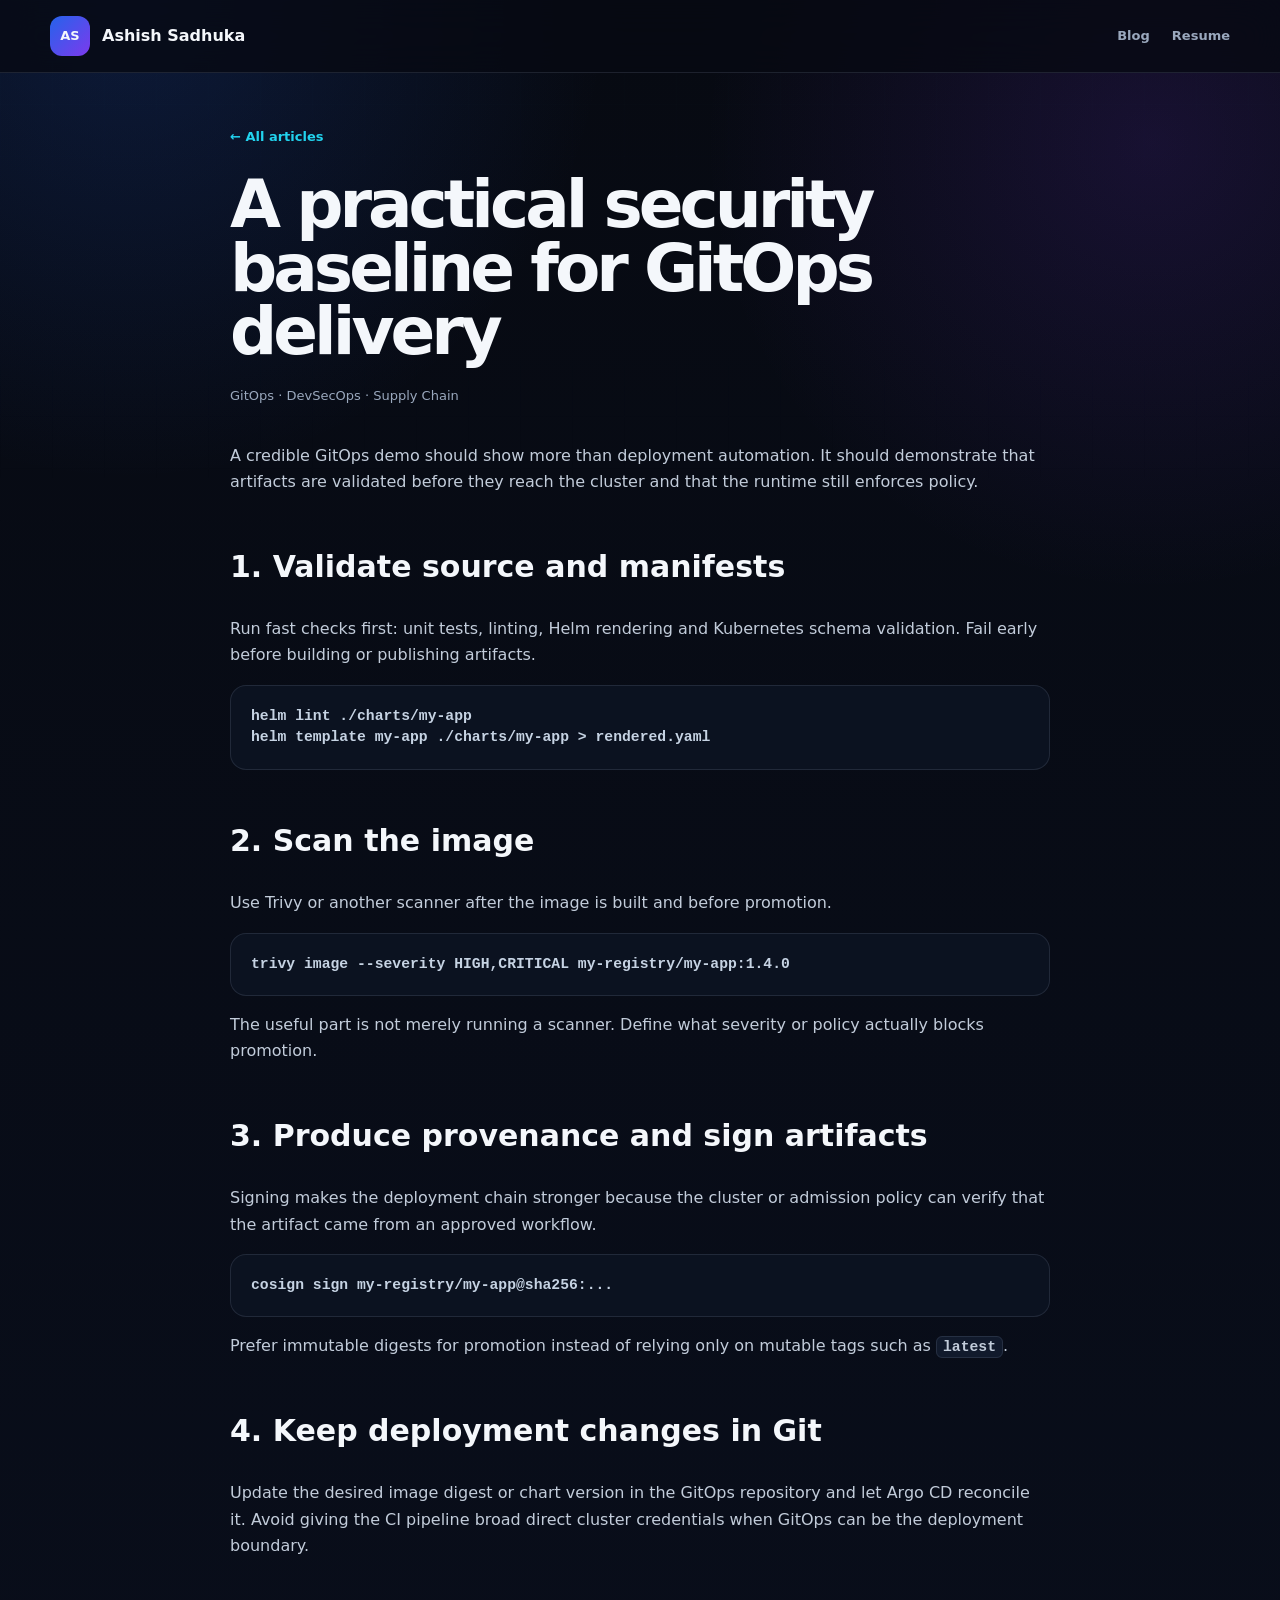
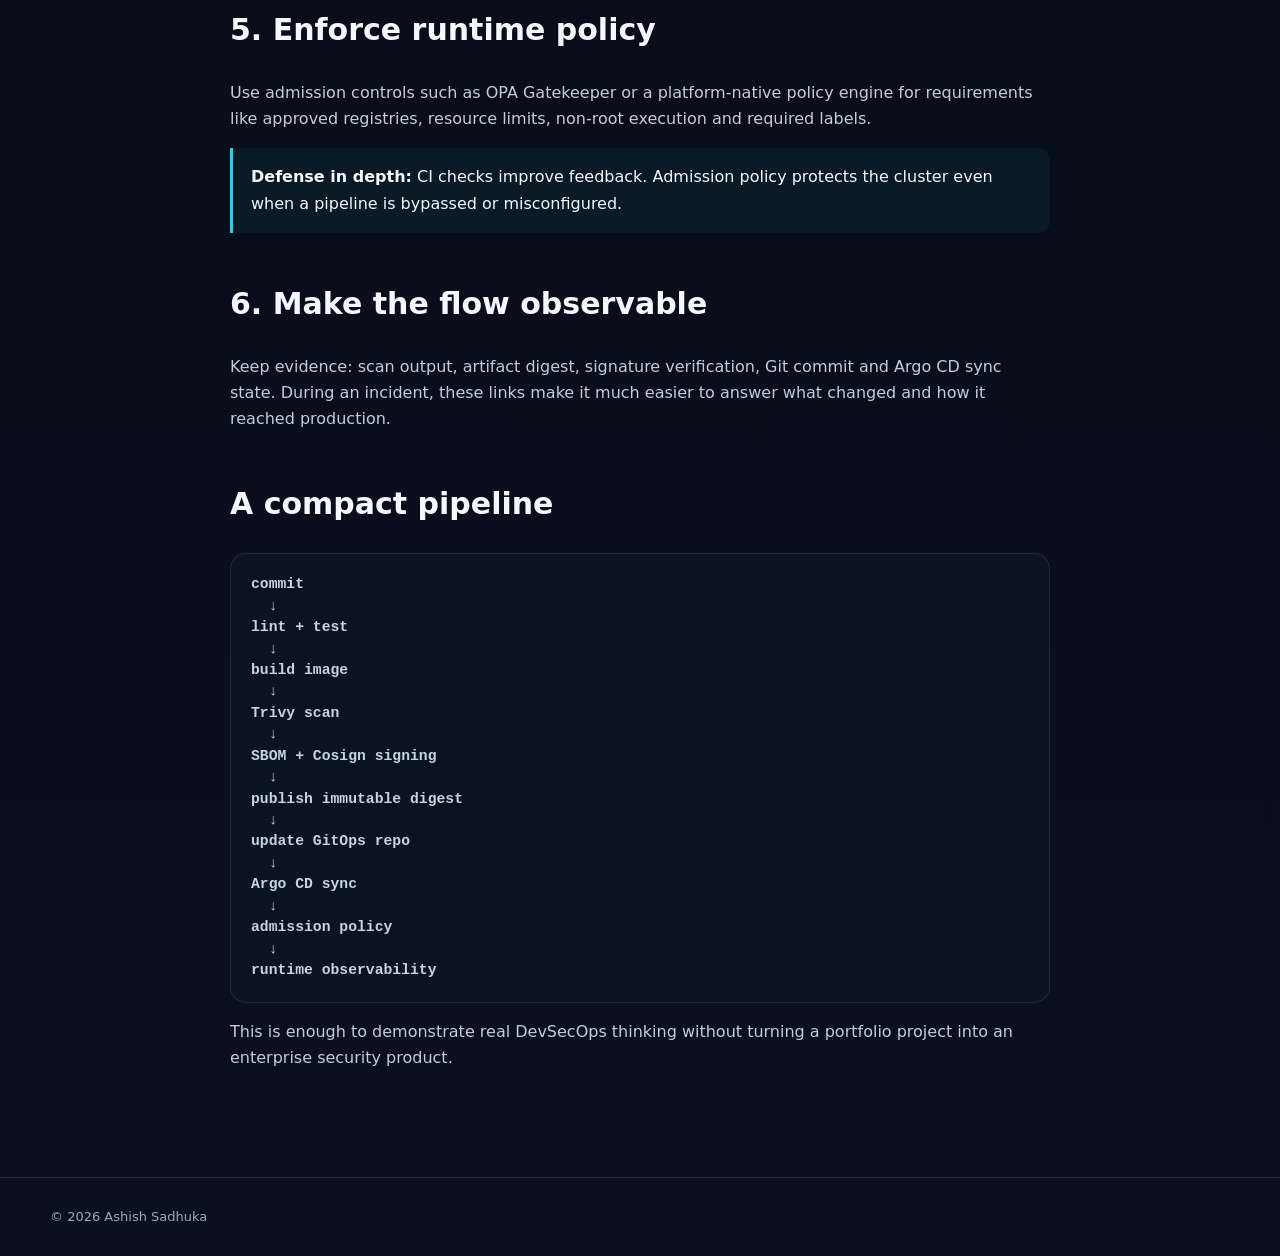
<file: blog/gitops-security-baseline.html>
<!doctype html><html lang="en"><head><meta charset="utf-8"><meta name="viewport" content="width=device-width,initial-scale=1"><meta name="description" content="A practical GitOps and DevSecOps baseline using linting, Trivy, Cosign, policy and Argo CD."><title>GitOps Security Baseline | Ashish Sadhuka</title><link rel="stylesheet" href="/styles.css"></head><body><div class="nav-shell"><div class="wrap"><nav><a class="brand" href="/"><span class="brand-mark">AS</span><span>Ashish Sadhuka</span></a><div class="nav-links"><a href="/blog/">Blog</a><a href="/resume.html">Resume</a></div></nav></div></div><article class="article"><a class="back" href="/blog/">← All articles</a><h1>A practical security baseline for GitOps delivery</h1><div class="article-meta">GitOps · DevSecOps · Supply Chain</div><p>A credible GitOps demo should show more than deployment automation. It should demonstrate that artifacts are validated before they reach the cluster and that the runtime still enforces policy.</p><h2>1. Validate source and manifests</h2><p>Run fast checks first: unit tests, linting, Helm rendering and Kubernetes schema validation. Fail early before building or publishing artifacts.</p><pre><code>helm lint ./charts/my-app
helm template my-app ./charts/my-app &gt; rendered.yaml</code></pre><h2>2. Scan the image</h2><p>Use Trivy or another scanner after the image is built and before promotion.</p><pre><code>trivy image --severity HIGH,CRITICAL my-registry/my-app:1.4.0</code></pre><p>The useful part is not merely running a scanner. Define what severity or policy actually blocks promotion.</p><h2>3. Produce provenance and sign artifacts</h2><p>Signing makes the deployment chain stronger because the cluster or admission policy can verify that the artifact came from an approved workflow.</p><pre><code>cosign sign my-registry/my-app@sha256:...</code></pre><p>Prefer immutable digests for promotion instead of relying only on mutable tags such as <code>latest</code>.</p><h2>4. Keep deployment changes in Git</h2><p>Update the desired image digest or chart version in the GitOps repository and let Argo CD reconcile it. Avoid giving the CI pipeline broad direct cluster credentials when GitOps can be the deployment boundary.</p><h2>5. Enforce runtime policy</h2><p>Use admission controls such as OPA Gatekeeper or a platform-native policy engine for requirements like approved registries, resource limits, non-root execution and required labels.</p><div class="callout"><strong>Defense in depth:</strong> CI checks improve feedback. Admission policy protects the cluster even when a pipeline is bypassed or misconfigured.</div><h2>6. Make the flow observable</h2><p>Keep evidence: scan output, artifact digest, signature verification, Git commit and Argo CD sync state. During an incident, these links make it much easier to answer what changed and how it reached production.</p><h2>A compact pipeline</h2><pre><code>commit
  ↓
lint + test
  ↓
build image
  ↓
Trivy scan
  ↓
SBOM + Cosign signing
  ↓
publish immutable digest
  ↓
update GitOps repo
  ↓
Argo CD sync
  ↓
admission policy
  ↓
runtime observability</code></pre><p>This is enough to demonstrate real DevSecOps thinking without turning a portfolio project into an enterprise security product.</p></article><footer><div class="wrap">© <span data-year></span> Ashish Sadhuka</div></footer><script src="/site.js" defer></script></body></html>
</file>
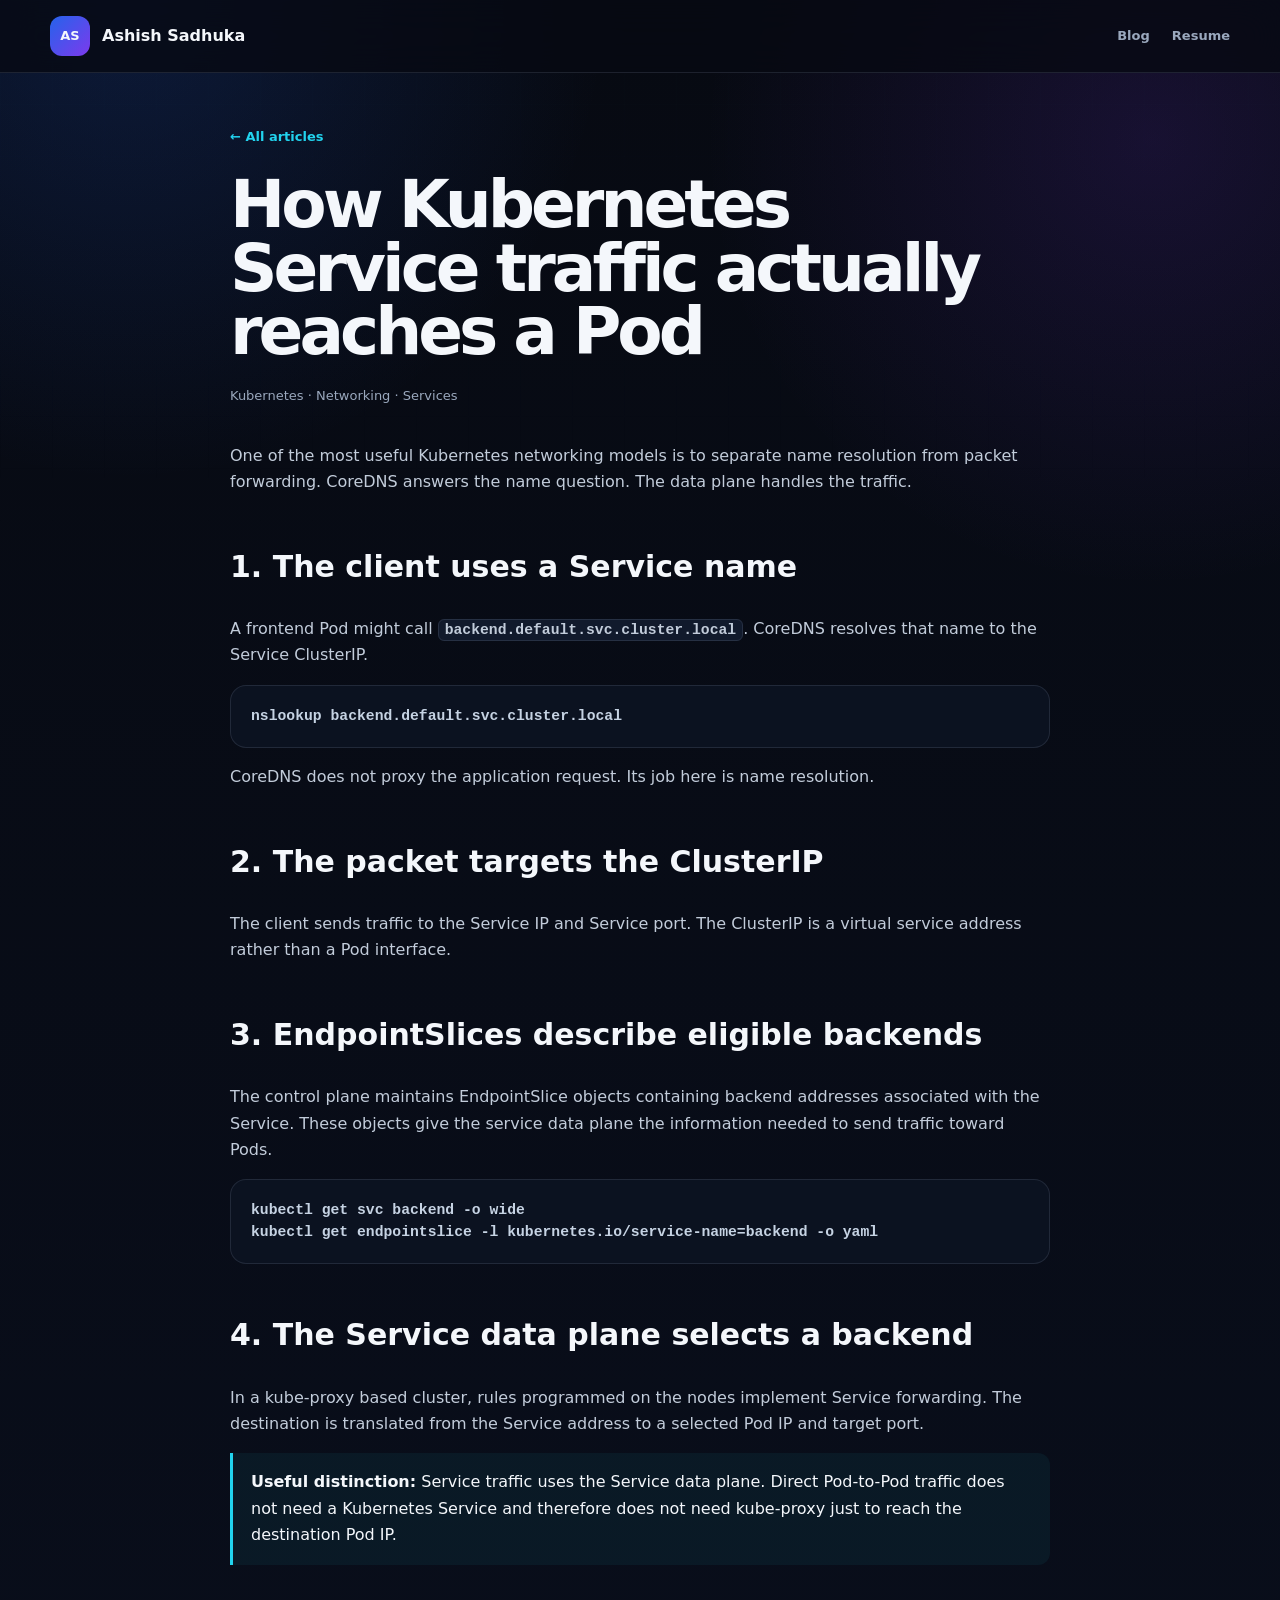
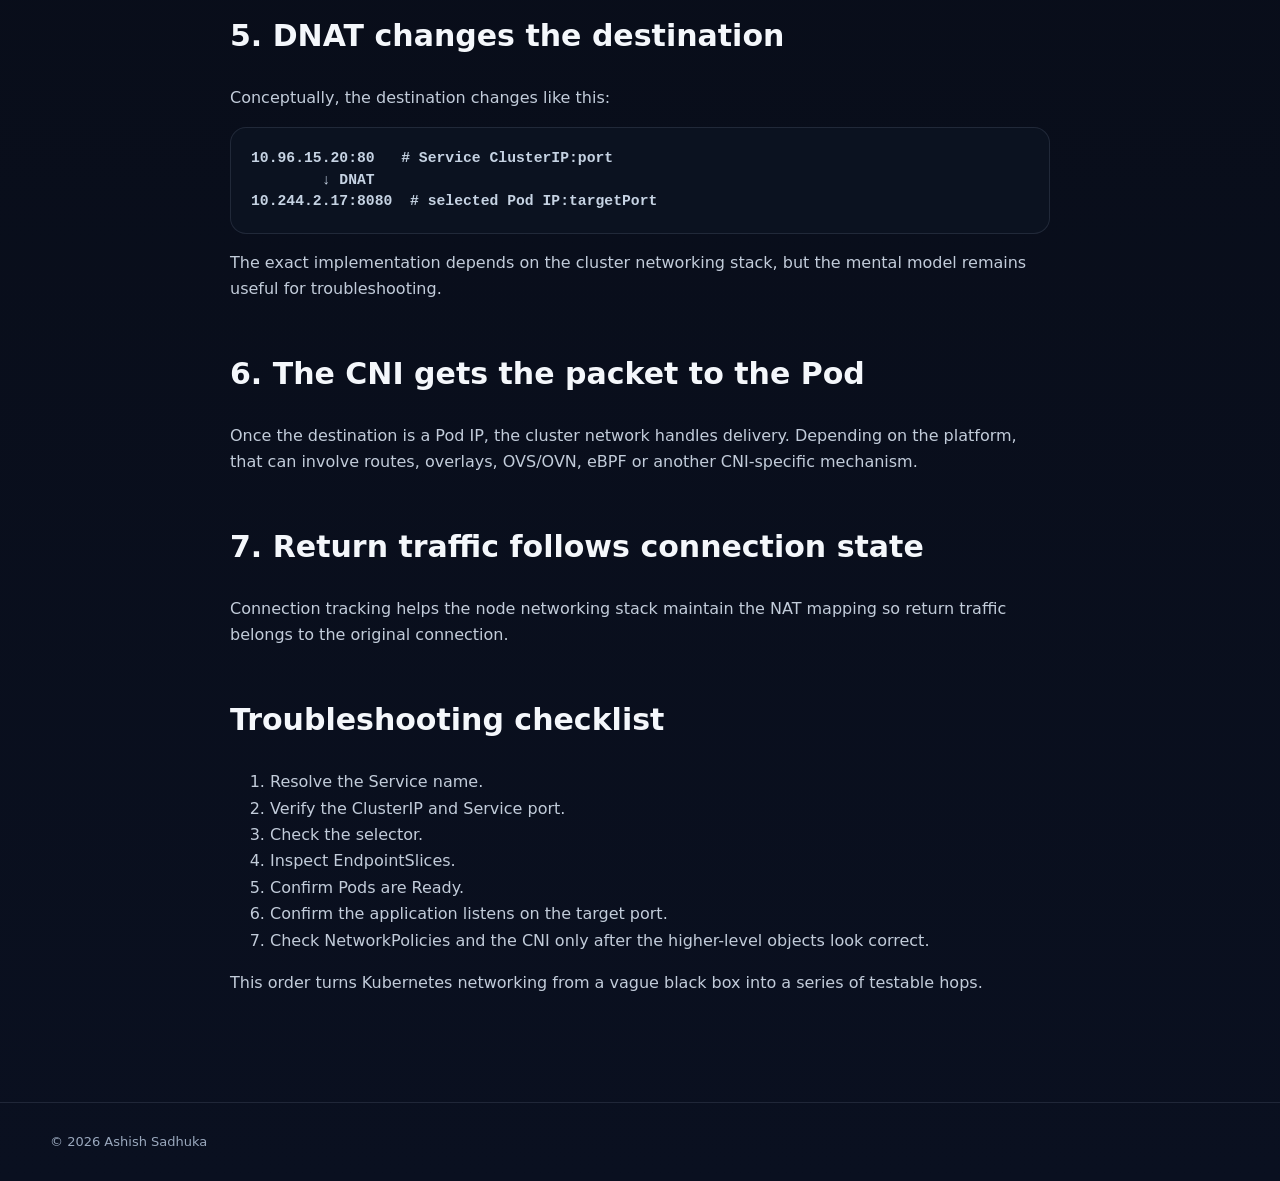
<file: blog/kubernetes-service-traffic.html>
<!doctype html><html lang="en"><head><meta charset="utf-8"><meta name="viewport" content="width=device-width,initial-scale=1"><meta name="description" content="How Kubernetes Service traffic reaches a Pod: CoreDNS, ClusterIP, kube-proxy, EndpointSlices and NAT."><title>Kubernetes Service Traffic Flow | Ashish Sadhuka</title><link rel="stylesheet" href="/styles.css"></head><body><div class="nav-shell"><div class="wrap"><nav><a class="brand" href="/"><span class="brand-mark">AS</span><span>Ashish Sadhuka</span></a><div class="nav-links"><a href="/blog/">Blog</a><a href="/resume.html">Resume</a></div></nav></div></div><article class="article"><a class="back" href="/blog/">← All articles</a><h1>How Kubernetes Service traffic actually reaches a Pod</h1><div class="article-meta">Kubernetes · Networking · Services</div><p>One of the most useful Kubernetes networking models is to separate name resolution from packet forwarding. CoreDNS answers the name question. The data plane handles the traffic.</p><h2>1. The client uses a Service name</h2><p>A frontend Pod might call <code>backend.default.svc.cluster.local</code>. CoreDNS resolves that name to the Service ClusterIP.</p><pre><code>nslookup backend.default.svc.cluster.local</code></pre><p>CoreDNS does not proxy the application request. Its job here is name resolution.</p><h2>2. The packet targets the ClusterIP</h2><p>The client sends traffic to the Service IP and Service port. The ClusterIP is a virtual service address rather than a Pod interface.</p><h2>3. EndpointSlices describe eligible backends</h2><p>The control plane maintains EndpointSlice objects containing backend addresses associated with the Service. These objects give the service data plane the information needed to send traffic toward Pods.</p><pre><code>kubectl get svc backend -o wide
kubectl get endpointslice -l kubernetes.io/service-name=backend -o yaml</code></pre><h2>4. The Service data plane selects a backend</h2><p>In a kube-proxy based cluster, rules programmed on the nodes implement Service forwarding. The destination is translated from the Service address to a selected Pod IP and target port.</p><div class="callout"><strong>Useful distinction:</strong> Service traffic uses the Service data plane. Direct Pod-to-Pod traffic does not need a Kubernetes Service and therefore does not need kube-proxy just to reach the destination Pod IP.</div><h2>5. DNAT changes the destination</h2><p>Conceptually, the destination changes like this:</p><pre><code>10.96.15.20:80   # Service ClusterIP:port
        ↓ DNAT
10.244.2.17:8080  # selected Pod IP:targetPort</code></pre><p>The exact implementation depends on the cluster networking stack, but the mental model remains useful for troubleshooting.</p><h2>6. The CNI gets the packet to the Pod</h2><p>Once the destination is a Pod IP, the cluster network handles delivery. Depending on the platform, that can involve routes, overlays, OVS/OVN, eBPF or another CNI-specific mechanism.</p><h2>7. Return traffic follows connection state</h2><p>Connection tracking helps the node networking stack maintain the NAT mapping so return traffic belongs to the original connection.</p><h2>Troubleshooting checklist</h2><ol><li>Resolve the Service name.</li><li>Verify the ClusterIP and Service port.</li><li>Check the selector.</li><li>Inspect EndpointSlices.</li><li>Confirm Pods are Ready.</li><li>Confirm the application listens on the target port.</li><li>Check NetworkPolicies and the CNI only after the higher-level objects look correct.</li></ol><p>This order turns Kubernetes networking from a vague black box into a series of testable hops.</p></article><footer><div class="wrap">© <span data-year></span> Ashish Sadhuka</div></footer><script src="/site.js" defer></script></body></html>
</file>
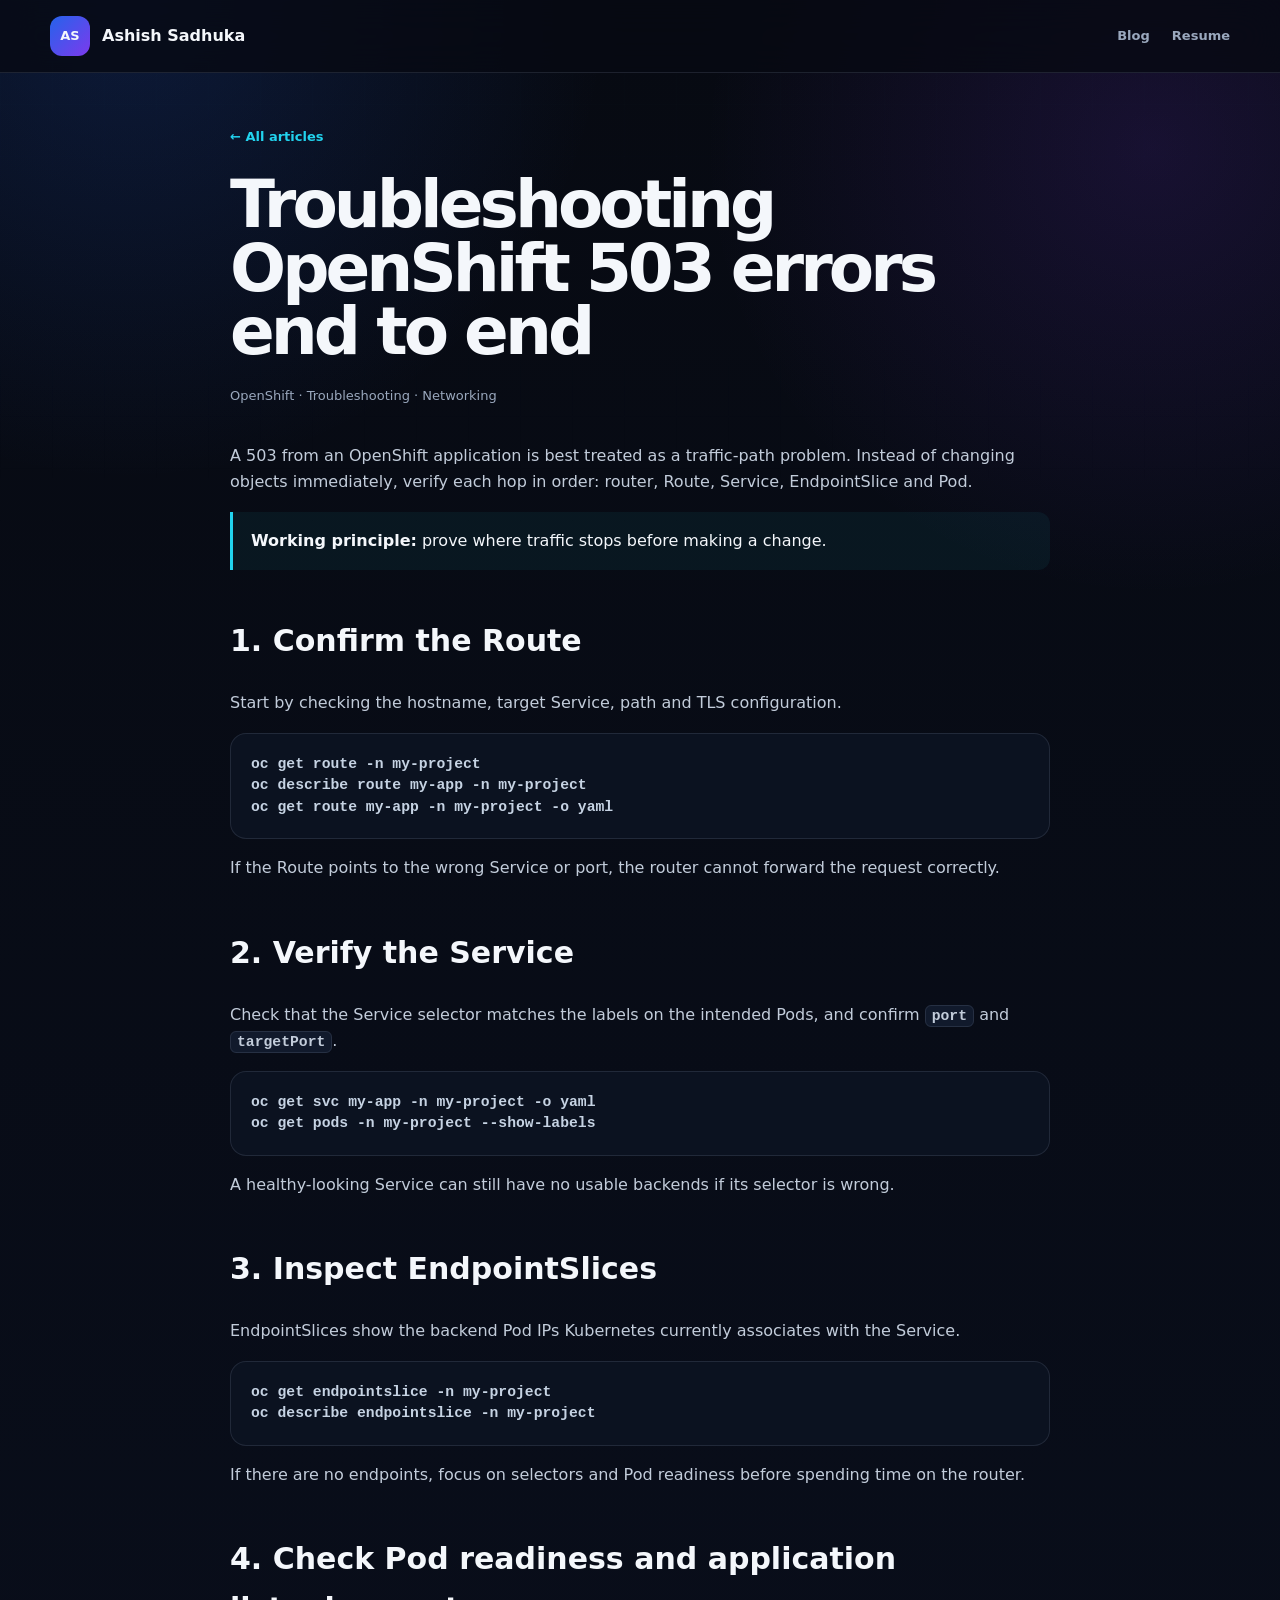
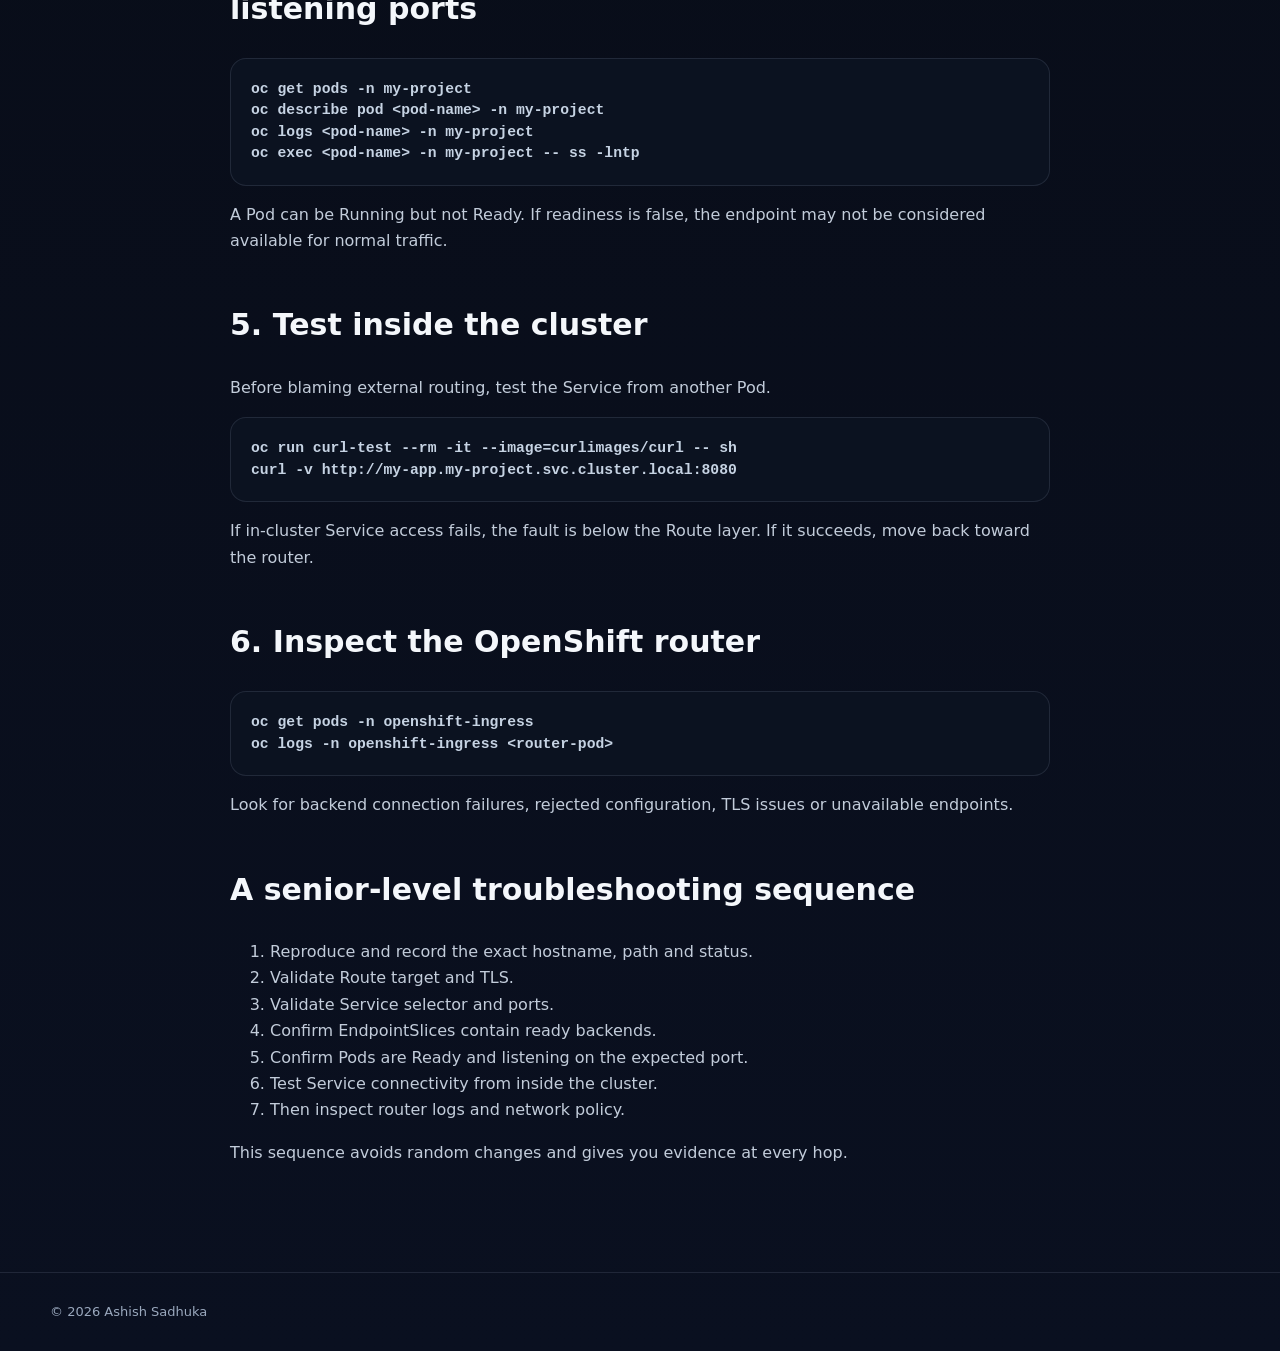
<file: blog/openshift-503-troubleshooting.html>
<!doctype html><html lang="en"><head><meta charset="utf-8"><meta name="viewport" content="width=device-width,initial-scale=1"><meta name="description" content="A practical workflow for troubleshooting OpenShift 503 errors across router, Route, Service, EndpointSlice and Pod."><title>Troubleshooting OpenShift 503 Errors | Ashish Sadhuka</title><link rel="stylesheet" href="/styles.css"></head><body><div class="nav-shell"><div class="wrap"><nav><a class="brand" href="/"><span class="brand-mark">AS</span><span>Ashish Sadhuka</span></a><div class="nav-links"><a href="/blog/">Blog</a><a href="/resume.html">Resume</a></div></nav></div></div><article class="article"><a class="back" href="/blog/">← All articles</a><h1>Troubleshooting OpenShift 503 errors end to end</h1><div class="article-meta">OpenShift · Troubleshooting · Networking</div><p>A 503 from an OpenShift application is best treated as a traffic-path problem. Instead of changing objects immediately, verify each hop in order: router, Route, Service, EndpointSlice and Pod.</p><div class="callout"><strong>Working principle:</strong> prove where traffic stops before making a change.</div><h2>1. Confirm the Route</h2><p>Start by checking the hostname, target Service, path and TLS configuration.</p><pre><code>oc get route -n my-project
oc describe route my-app -n my-project
oc get route my-app -n my-project -o yaml</code></pre><p>If the Route points to the wrong Service or port, the router cannot forward the request correctly.</p><h2>2. Verify the Service</h2><p>Check that the Service selector matches the labels on the intended Pods, and confirm <code>port</code> and <code>targetPort</code>.</p><pre><code>oc get svc my-app -n my-project -o yaml
oc get pods -n my-project --show-labels</code></pre><p>A healthy-looking Service can still have no usable backends if its selector is wrong.</p><h2>3. Inspect EndpointSlices</h2><p>EndpointSlices show the backend Pod IPs Kubernetes currently associates with the Service.</p><pre><code>oc get endpointslice -n my-project
oc describe endpointslice -n my-project</code></pre><p>If there are no endpoints, focus on selectors and Pod readiness before spending time on the router.</p><h2>4. Check Pod readiness and application listening ports</h2><pre><code>oc get pods -n my-project
oc describe pod &lt;pod-name&gt; -n my-project
oc logs &lt;pod-name&gt; -n my-project
oc exec &lt;pod-name&gt; -n my-project -- ss -lntp</code></pre><p>A Pod can be Running but not Ready. If readiness is false, the endpoint may not be considered available for normal traffic.</p><h2>5. Test inside the cluster</h2><p>Before blaming external routing, test the Service from another Pod.</p><pre><code>oc run curl-test --rm -it --image=curlimages/curl -- sh
curl -v http://my-app.my-project.svc.cluster.local:8080</code></pre><p>If in-cluster Service access fails, the fault is below the Route layer. If it succeeds, move back toward the router.</p><h2>6. Inspect the OpenShift router</h2><pre><code>oc get pods -n openshift-ingress
oc logs -n openshift-ingress &lt;router-pod&gt;</code></pre><p>Look for backend connection failures, rejected configuration, TLS issues or unavailable endpoints.</p><h2>A senior-level troubleshooting sequence</h2><ol><li>Reproduce and record the exact hostname, path and status.</li><li>Validate Route target and TLS.</li><li>Validate Service selector and ports.</li><li>Confirm EndpointSlices contain ready backends.</li><li>Confirm Pods are Ready and listening on the expected port.</li><li>Test Service connectivity from inside the cluster.</li><li>Then inspect router logs and network policy.</li></ol><p>This sequence avoids random changes and gives you evidence at every hop.</p></article><footer><div class="wrap">© <span data-year></span> Ashish Sadhuka</div></footer><script src="/site.js" defer></script></body></html>
</file>
<file: styles.css>
:root{--bg:#070a12;--bg2:#0a1020;--card:rgba(16,24,42,.72);--card2:#10182a;--text:#f4f7fb;--muted:#9aa8bd;--line:rgba(148,163,184,.16);--blue:#60a5fa;--cyan:#22d3ee;--violet:#a78bfa;--green:#34d399;--max:1180px;--shadow:0 24px 80px rgba(0,0,0,.3)}*{box-sizing:border-box}html{scroll-behavior:smooth}body{margin:0;background:radial-gradient(circle at 10% 0,rgba(37,99,235,.18),transparent 30rem),radial-gradient(circle at 90% 5%,rgba(124,58,237,.14),transparent 28rem),linear-gradient(180deg,var(--bg),var(--bg2));color:var(--text);font-family:Inter,ui-sans-serif,system-ui,-apple-system,BlinkMacSystemFont,"Segoe UI",sans-serif;line-height:1.65;min-height:100vh}body:before{content:"";position:fixed;inset:0;z-index:-1;pointer-events:none;background-image:linear-gradient(var(--line) 1px,transparent 1px),linear-gradient(90deg,var(--line) 1px,transparent 1px);background-size:52px 52px;mask-image:linear-gradient(to bottom,rgba(0,0,0,.35),transparent 70%);opacity:.25}a{color:inherit;text-decoration:none}button,input,textarea{font:inherit}.wrap{width:min(calc(100% - 40px),var(--max));margin:auto}.nav-shell{position:sticky;top:0;z-index:50;border-bottom:1px solid var(--line);background:rgba(7,10,18,.78);backdrop-filter:blur(18px)}nav{min-height:72px;display:flex;align-items:center;justify-content:space-between;gap:20px}.brand{display:flex;align-items:center;gap:12px;font-weight:900}.brand-mark{width:40px;height:40px;border-radius:12px;display:grid;place-items:center;background:linear-gradient(135deg,#2563eb,#7c3aed);font-size:13px}.nav-links{display:flex;align-items:center;gap:22px;color:var(--muted);font-size:13px;font-weight:700}.nav-links a:hover{color:var(--text)}.hero{padding:100px 0 76px;display:grid;grid-template-columns:1.2fr .8fr;gap:58px;align-items:center}.eyebrow,.pill{display:inline-flex;align-items:center;gap:9px;border:1px solid var(--line);background:var(--card);border-radius:999px;padding:8px 12px;color:var(--muted);font-size:12px;font-weight:800}.dot{width:8px;height:8px;border-radius:50%;background:var(--green);box-shadow:0 0 0 5px rgba(52,211,153,.12)}h1{font-size:clamp(50px,7vw,88px);line-height:.96;letter-spacing:-.06em;margin:24px 0 22px}.gradient{background:linear-gradient(110deg,#93c5fd,var(--cyan),#c4b5fd);background-clip:text;-webkit-background-clip:text;color:transparent}.lead{max-width:760px;font-size:clamp(18px,2vw,22px);color:var(--muted)}.actions{display:flex;flex-wrap:wrap;gap:12px;margin-top:30px}.btn{min-height:46px;padding:0 18px;border-radius:12px;border:1px solid var(--line);background:var(--card);color:var(--text);font-weight:800;display:inline-flex;align-items:center;justify-content:center;cursor:pointer}.btn:hover{transform:translateY(-1px);border-color:rgba(96,165,250,.5)}.btn.primary{border:0;background:linear-gradient(135deg,#2563eb,#0891b2);box-shadow:0 14px 35px rgba(37,99,235,.2)}.terminal,.card{border:1px solid var(--line);background:var(--card);border-radius:22px;box-shadow:var(--shadow);backdrop-filter:blur(10px)}.terminal{overflow:hidden}.terminal-head{height:48px;border-bottom:1px solid var(--line);display:flex;align-items:center;justify-content:space-between;padding:0 17px;color:#718096;font:700 11px ui-monospace,monospace}.terminal-dots{display:flex;gap:7px}.terminal-dots i{width:9px;height:9px;background:#64748b;border-radius:50%}.terminal-body{padding:28px}.terminal pre{margin:0;white-space:pre-wrap;color:#b8c6d9;font:700 13px/1.8 ui-monospace,SFMono-Regular,Menlo,monospace}.terminal .cmd{color:var(--cyan)}.section{padding:72px 0}.section-head{display:grid;grid-template-columns:180px 1fr;gap:22px;margin-bottom:34px}.kicker{color:var(--cyan);text-transform:uppercase;letter-spacing:.15em;font-size:11px;font-weight:900;padding-top:8px}.section h2,.page-title{margin:0;font-size:clamp(34px,4vw,52px);letter-spacing:-.045em;line-height:1.06}.grid-3{display:grid;grid-template-columns:repeat(3,1fr);gap:16px}.grid-2{display:grid;grid-template-columns:repeat(2,1fr);gap:16px}.project,.post-card,.service{padding:24px;transition:.2s}.project:hover,.post-card:hover{transform:translateY(-4px);border-color:rgba(96,165,250,.35)}.meta{color:var(--muted);font-size:12px;font-weight:700}.project h3,.post-card h3{font-size:20px;line-height:1.25;margin:12px 0 8px}.project p,.post-card p,.service p{color:var(--muted);margin:0}.tags{display:flex;flex-wrap:wrap;gap:7px;margin-top:18px}.tag{padding:6px 9px;border-radius:9px;border:1px solid var(--line);font:700 11px ui-monospace,monospace;color:#b8c6d9}.arrow{display:inline-block;margin-top:18px;color:var(--cyan);font-weight:800;font-size:13px}.subscribe{padding:34px;display:grid;grid-template-columns:1fr auto;gap:26px;align-items:center}.subscribe h3{font-size:28px;margin:0 0 8px}.subscribe p{margin:0;color:var(--muted)}.inline-form{display:flex;gap:10px;min-width:min(100%,430px)}.input,textarea{width:100%;border:1px solid var(--line);background:rgba(255,255,255,.04);color:var(--text);border-radius:12px;padding:13px 14px;outline:none}.input:focus,textarea:focus{border-color:rgba(96,165,250,.6)}.form-grid{display:grid;grid-template-columns:1fr 1fr;gap:12px}.form-grid .full{grid-column:1/-1}.contact-layout{display:grid;grid-template-columns:.85fr 1.15fr;gap:18px}.contact-copy,.contact-form{padding:30px}.contact-copy p{color:var(--muted)}.contact-links{display:grid;gap:10px;margin-top:20px}.contact-links a{padding:12px 0;border-bottom:1px solid var(--line);font-weight:700}.status{min-height:22px;margin-top:10px;color:var(--muted);font-size:13px}.status.ok{color:var(--green)}.status.error{color:#fda4af}.page-hero{padding:76px 0 42px}.page-hero p{max-width:780px;color:var(--muted);font-size:18px}.article{width:min(calc(100% - 40px),820px);margin:0 auto;padding:50px 0 90px}.article .article-meta{color:var(--muted);font-size:13px;margin:12px 0 36px}.article h1{font-size:clamp(42px,6vw,66px)}.article h2{font-size:30px;margin-top:46px}.article h3{font-size:21px;margin-top:32px}.article p,.article li{color:#c2ccda}.article code{background:#111a2c;border:1px solid var(--line);border-radius:6px;padding:2px 6px;font:600 .92em ui-monospace,monospace}.article pre{overflow:auto;background:#0b1220;border:1px solid var(--line);border-radius:16px;padding:20px;color:#c6d3e3}.article pre code{background:none;border:0;padding:0}.callout{border-left:3px solid var(--cyan);background:rgba(34,211,238,.06);padding:16px 18px;border-radius:0 12px 12px 0}.back{color:var(--cyan);font-weight:800;font-size:13px}footer{border-top:1px solid var(--line);padding:28px 0;color:var(--muted);font-size:13px}.hidden{position:absolute;left:-9999px}@media(max-width:900px){.hero{grid-template-columns:1fr;padding-top:65px}.grid-3{grid-template-columns:1fr 1fr}.section-head{grid-template-columns:1fr}.subscribe,.contact-layout{grid-template-columns:1fr}.subscribe{align-items:start}}@media(max-width:640px){.wrap{width:min(calc(100% - 24px),var(--max))}.nav-links a.hide-mobile{display:none}.hero{padding:48px 0}.grid-3,.grid-2,.form-grid{grid-template-columns:1fr}.form-grid .full{grid-column:auto}.inline-form{flex-direction:column;min-width:0}.actions .btn{width:100%}.subscribe,.contact-copy,.contact-form{padding:22px}.article{width:min(calc(100% - 24px),820px)}h1{font-size:50px}}
</file>
